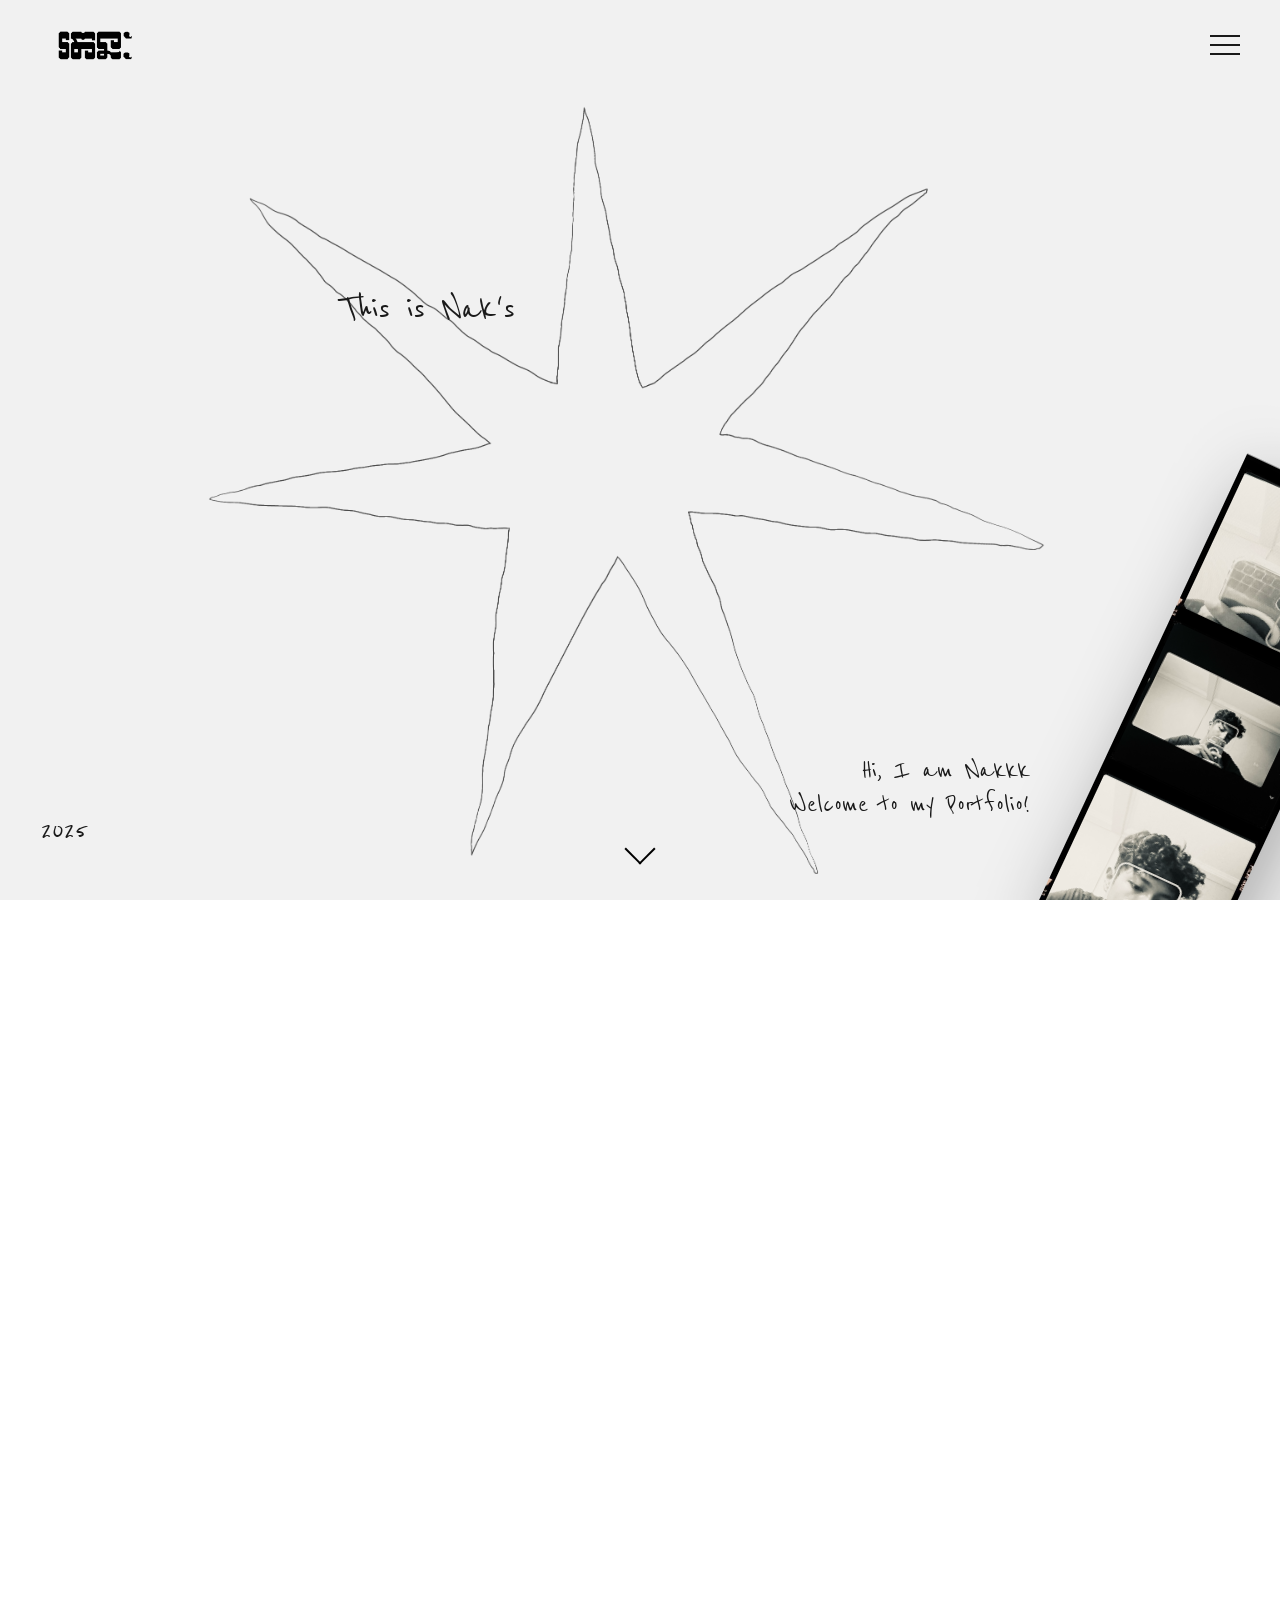
<file: index.html>
<!DOCTYPE html>
<html lang="en">
<head>
    <meta charset="UTF-8">
    <meta name="viewport" content="width=device-width, initial-scale=1.0">
    <title>Nak's Portfolio</title>
    <link rel="icon" type="image/jpeg" href="photo_2026-05-25_22-16-41.jpg">

<script>
    const favicon = document.getElementById('favicon');
    const darkModeMediaQuery = window.matchMedia('(prefers-color-scheme: dark)');

    function handleColorSchemeChange(e) {
        if (e.matches) {
            favicon.href = 'image/IMG_7986.PNG'; // Use white icon in dark mode
        } else {
            favicon.href = 'image/IMG_7985.PNG'; // Use black icon in light mode
        }
    }

    // Run on page load
    handleColorSchemeChange(darkModeMediaQuery);

    // Watch for theme changes while the page is open
    darkModeMediaQuery.addEventListener('change', handleColorSchemeChange);
</script>
    <link rel="stylesheet" href="style.css">
    <link href="https://fonts.googleapis.com/css2?family=Reenie+Beanie&display=swap" rel="stylesheet">
</head>
<body class="work-bg">
<header id="site-header" class="site-header">
    <div class="logo-left">
        <img src="logo/IMG_9260.PNG" alt="Logo">
    </div>

    <nav class="menu-container">
        <input type="checkbox" id="menu-toggle">
        <label for="menu-toggle" class="hamburger">
            <span class="line"></span>
            <span class="line"></span>
            <span class="line"></span>
        </label>
        <div class="menu-overlay">
            <div class="blur-backdrop"></div> 
            <ul class="menu-links">
                <li><a href="work.html">Selected Works</a></li>
                <li><a href="aboutme.html">About Me</a></li>
                <li><a href="milestones.html">Milestones</a></li>
                <li><a href="mailto:bosambathrattanak@gmail.com">Contact</a></li>
            </ul>
        </div>
    </nav>
</header>    
<main class="canvas">
        <img src="image/IMG_7938.PNG" class="star-bg" alt="Star Background">

        <div class="header-group">
            <p class="handwriting intro">Hi, I am Nakkk<br>Welcome to my Portfolio!</p>
<div class="stamp">
    <img src="image/IMG_7949.PNG" alt="Photobooth Strip">
</div>
        </div>

        <div class="branding">
            <div class="portfolio-container">
                <img src="image/IMG_7929.PNG" class="p-variant v1">
                <img src="image/IMG_7930.PNG" class="p-variant v2">
                <img src="image/IMG_7931.PNG" class="p-variant v3">
                <img src="image/IMG_7932.PNG" class="p-variant v4">
                <img src="image/IMG_7928.PNG" class="p-variant v-main">
            </div>
            <p class="handwriting subtitle">This is Nak's</p>
        </div>

        <div class="footer-info">
            <p class="handwriting">2025</p>
        </div>
        <div class="scroll-hint">
        <span class="arrowhead"></span>
    </div>
    </main>

<section class="polaroid-container" style="background-color: #ffffff; padding: 60px 0; overflow: visible;">
    <div class="gallery-header" style="text-align: center; margin-bottom: 40px;">
        <h2 class="handwriting" style="font-size: 3.5rem; color: #1a1a1a;">Selected Works</h2>
    </div>

    <div class="polaroid-section">
        
        <div class="polaroid-card card1">
            <img src="logo/photo_2026-05-24_22-44-55 (6).jpg" alt="Project 1">
            <p>01. First f logo</p>
        </div>

        <div class="polaroid-card card2">
            <img src="logo/photo_2026-05-24_22-44-56 (2).jpg" alt="Project 2">
            <p>02. Second alt f logo</p>
        </div>

        <div class="polaroid-card card3">
            <img src="logo/IMG_5084.JPG" alt="Project 3">
            <p>03. club logo</p>
        </div>

        <div class="polaroid-card card1">
            <img src="image/photo_2026-05-24_22-35-10.jpg" alt="Project 4">
            <p>04. Edit my own self</p>
        </div>

    </div>
</section>

<footer class="rhode-footer">
    <div class="rf-top">
        
        <div class="rf-left">
            <p class="rf-tagline">Join the trajectory to an effortless aesthetic.</p>
            <p class="rf-sub">Glaze your inbox with design updates, photography experiments, & exclusive content from Nak.</p>
            
            <div class="rf-subscribe-box">
                <input type="email" placeholder="Email Address">
                <button>SUBSCRIBE</button>
            </div>
            
            <p class="rf-disclaimer">By signing up, you agree to our Privacy Policy*.</p>
        </div>

        <div class="rf-right">
            <div class="rf-col">
                <h4>NAVIGATE</h4>
                <a href="index.html">Home</a>
                <a href="work.html">Works</a>
                <a href="aboutme.html">About Me</a>
                <a href="milestones.html">Milestones</a>
            </div>
            
            <div class="rf-col">
                <h4>SOCIAL</h4>
                <a href="https://www.instagram.com/ratnnak?igsh=cmZlNnhpODU5MjZ2&utm_source=qr" target="_blank">Instagram</a>
                <a href="https://www.facebook.com/share/14Sbouc1Qez/?mibextid=wwXIfr" target="_blank">Facebook</a>
                <a href="https://www.linkedin.com/in/bo-sambath-rattanak-212337368" target="_blank">LinkedIn</a>
                <a href="https://music.apple.com/profile/bosambathrattanak" target="_blank">Apple Music</a>
            </div>
            
            <div class="rf-col">
                <h4>SUPPORT</h4>
                <p>Based in Phnom Penh,<br>Cambodia.</p>
                <p>Grade 12F (NGS)</p>
                <a href="mailto:bosambathrattanak@gmail.com" style="margin-top: 15px; display: block;">Drop me a note anytime.</a>
                <p class="rf-copyright">© Nak 2026</p>
            </div>
        </div>

    </div>
</footer>
<script src="script.js"></script>

</body>
</html>
</file>
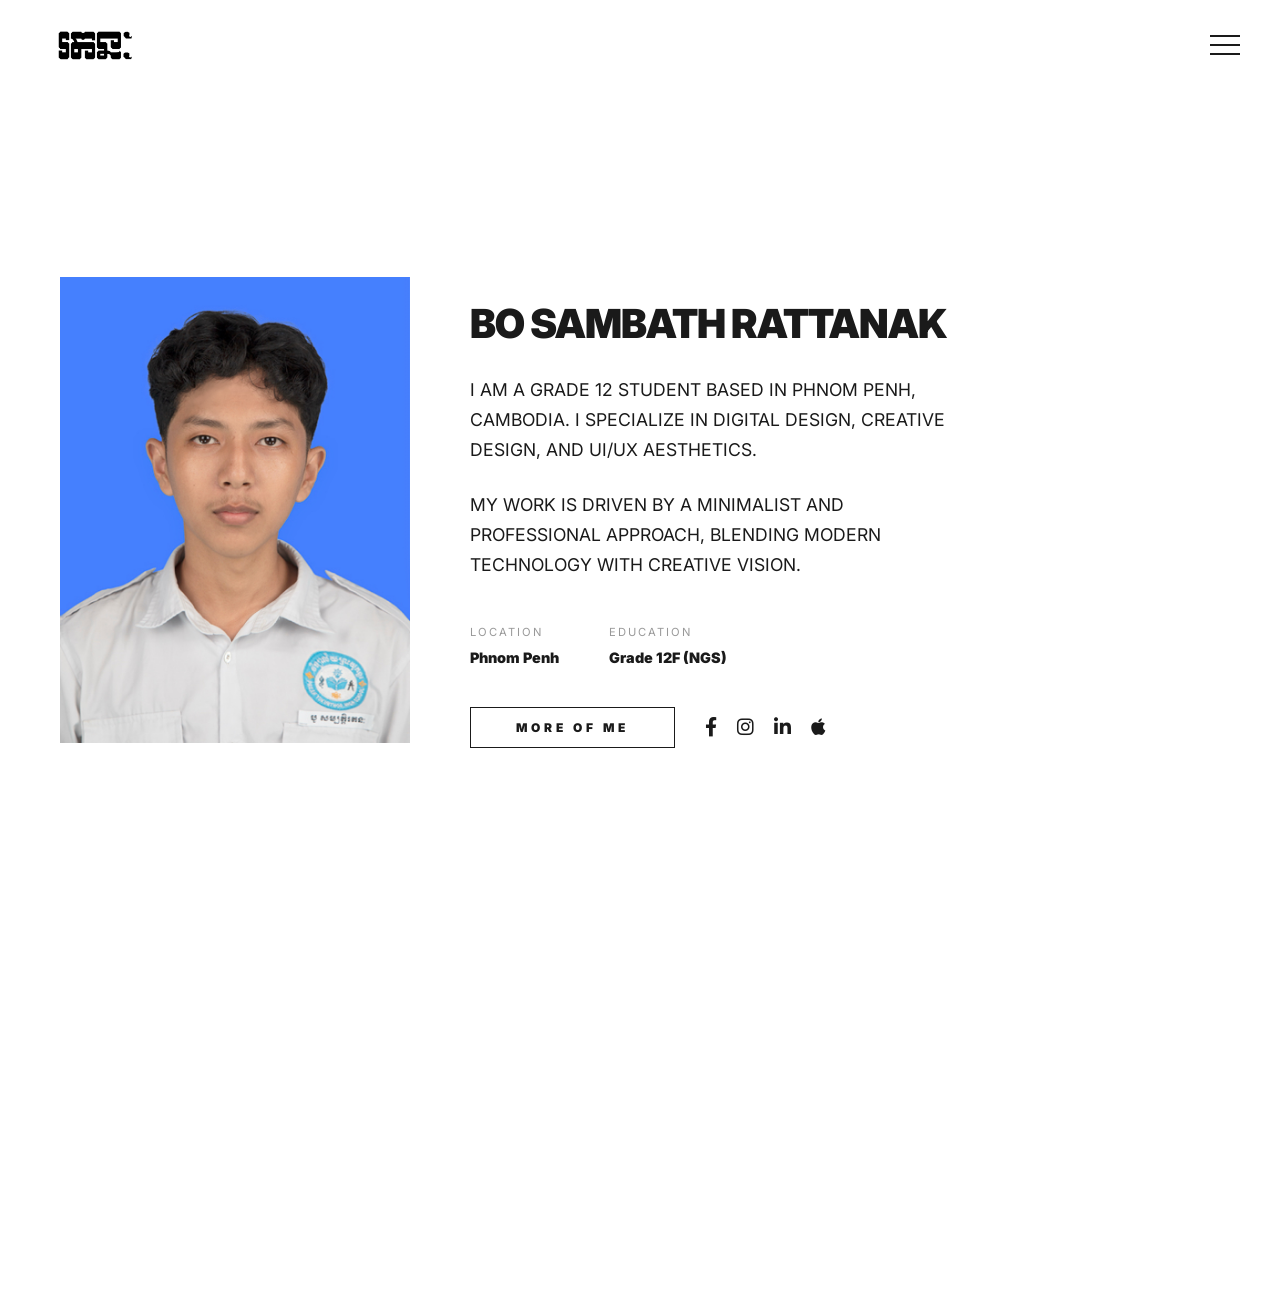
<file: aboutme.html>
<!DOCTYPE html>
<html lang="en">
<head>
    <meta charset="UTF-8">
    <meta name="viewport" content="width=device-width, initial-scale=1.0">
    <title>Get To Know Me | Nak</title>
    <link rel="stylesheet" href="https://cdnjs.cloudflare.com/ajax/libs/font-awesome/6.0.0/css/all.min.css">
    <link rel="stylesheet" href="style.css">
    <link href="https://fonts.googleapis.com/css2?family=Inter:wght@400;900&display=swap" rel="stylesheet">
</head>
<body class="work-bg">
<header id="site-header" class="site-header">
<div class="logo-center">
    <img src="logo/IMG_9260.PNG" alt="Logo">
</div>

<nav class="menu-container">
    <input type="checkbox" id="menu-toggle">
    <label for="menu-toggle" class="hamburger">
        <span class="line"></span>
        <span class="line"></span>
        <span class="line"></span>
    </label>
    <div class="menu-overlay">
        <div class="blur-backdrop"></div> 
        <ul class="menu-links">
            <li><a href="index.html">Home</a></li>
            <li><a href="work.html">Selected Works</a></li>
            <li><a href="milestones.html">Milestones</a></li>
            <li><a href="mailto:bosambathrattanak@gmail.com">Contact</a></li>
        </ul>
    </div>
</nav>
</header>

<main class="about-section">
    <div class="about-container">
        <div class="about-image">
            <img src="image/IMG_9109.JPG" alt="Nak">
        </div>

        <div class="about-content">
            <h1 class="about-title">BO SAMBATH RATTANAK</h1>
            <div class="about-text-block">
                <p>I am a Grade 12 student based in Phnom Penh, Cambodia. I specialize in digital design, creative design, and UI/UX aesthetics.</p>
                <p>My work is driven by a minimalist and professional approach, blending modern technology with creative vision.</p>
            </div>
            
            <div class="info-footer">
                <div class="info-item">
                    <span class="label">LOCATION</span>
                    <span class="value">Phnom Penh</span>
                </div>
                <div class="info-item">
                    <span class="label">EDUCATION</span>
                    <span class="value">Grade 12F (NGS)</span>
                </div>
            </div> <div class="action-group">
                <a href="interests.html" class="btn-view-more">MORE OF ME</a>
                <div class="social-links">
                    <a href="https://www.facebook.com/share/14Sbouc1Qez/?mibextid=wwXIfr" target="_blank"><i class="fab fa-facebook-f"></i></a>
                    <a href="https://www.instagram.com/ratnnak?igsh=cmZlNnhpODU5MjZ2&utm_source=qr" target="_blank"><i class="fab fa-instagram"></i></a>
                    <a href="https://www.linkedin.com/in/bo-sambath-rattanak-212337368?utm_source=share&utm_campaign=share_via&utm_content=profile&utm_medium=ios_app" target="_blank"><i class="fab fa-linkedin-in"></i></a>
                    <a href="https://music.apple.com/profile/bosambathrattanak" target="_blank"><i class="fab fa-apple"></i></a>
                </div>
            </div>
        </div>
    </div>
</main>
</body>
<footer class="rhode-footer">
    <div class="rf-top">
        
        <div class="rf-left">
            <p class="rf-tagline">Join the trajectory to an effortless aesthetic.</p>
            <p class="rf-sub">Glaze your inbox with design updates, photography experiments, & exclusive content from Nak.</p>
            
            <div class="rf-subscribe-box">
                <input type="email" placeholder="Email Address">
                <button>SUBSCRIBE</button>
            </div>
            
            <p class="rf-disclaimer">By signing up, you agree to our Privacy Policy*.</p>
        </div>

        <div class="rf-right">
            <div class="rf-col">
                <h4>NAVIGATE</h4>
                <a href="index.html">Home</a>
                <a href="work.html">Works</a>
                <a href="aboutme.html">About Me</a>
                <a href="milestones.html">Milestones</a>
            </div>
            
            <div class="rf-col">
                <h4>SOCIAL</h4>
                <a href="https://www.instagram.com/ratnnak?igsh=cmZlNnhpODU5MjZ2&utm_source=qr" target="_blank">Instagram</a>
                <a href="https://www.facebook.com/share/14Sbouc1Qez/?mibextid=wwXIfr" target="_blank">Facebook</a>
                <a href="https://www.linkedin.com/in/bo-sambath-rattanak-212337368" target="_blank">LinkedIn</a>
                <a href="https://music.apple.com/profile/bosambathrattanak" target="_blank">Apple Music</a>
            </div>
            
            <div class="rf-col">
                <h4>SUPPORT</h4>
                <p>Based in Phnom Penh,<br>Cambodia.</p>
                <p>Grade 12F (NGS)</p>
                <a href="mailto:bosambathrattanak@gmail.com" style="margin-top: 15px; display: block;">Drop me a note anytime.</a>
                <p class="rf-copyright">© Nak 2026</p>
            </div>
        </div>

    </div>
</footer>
<script src="script.js"></script>
</html>
</file>
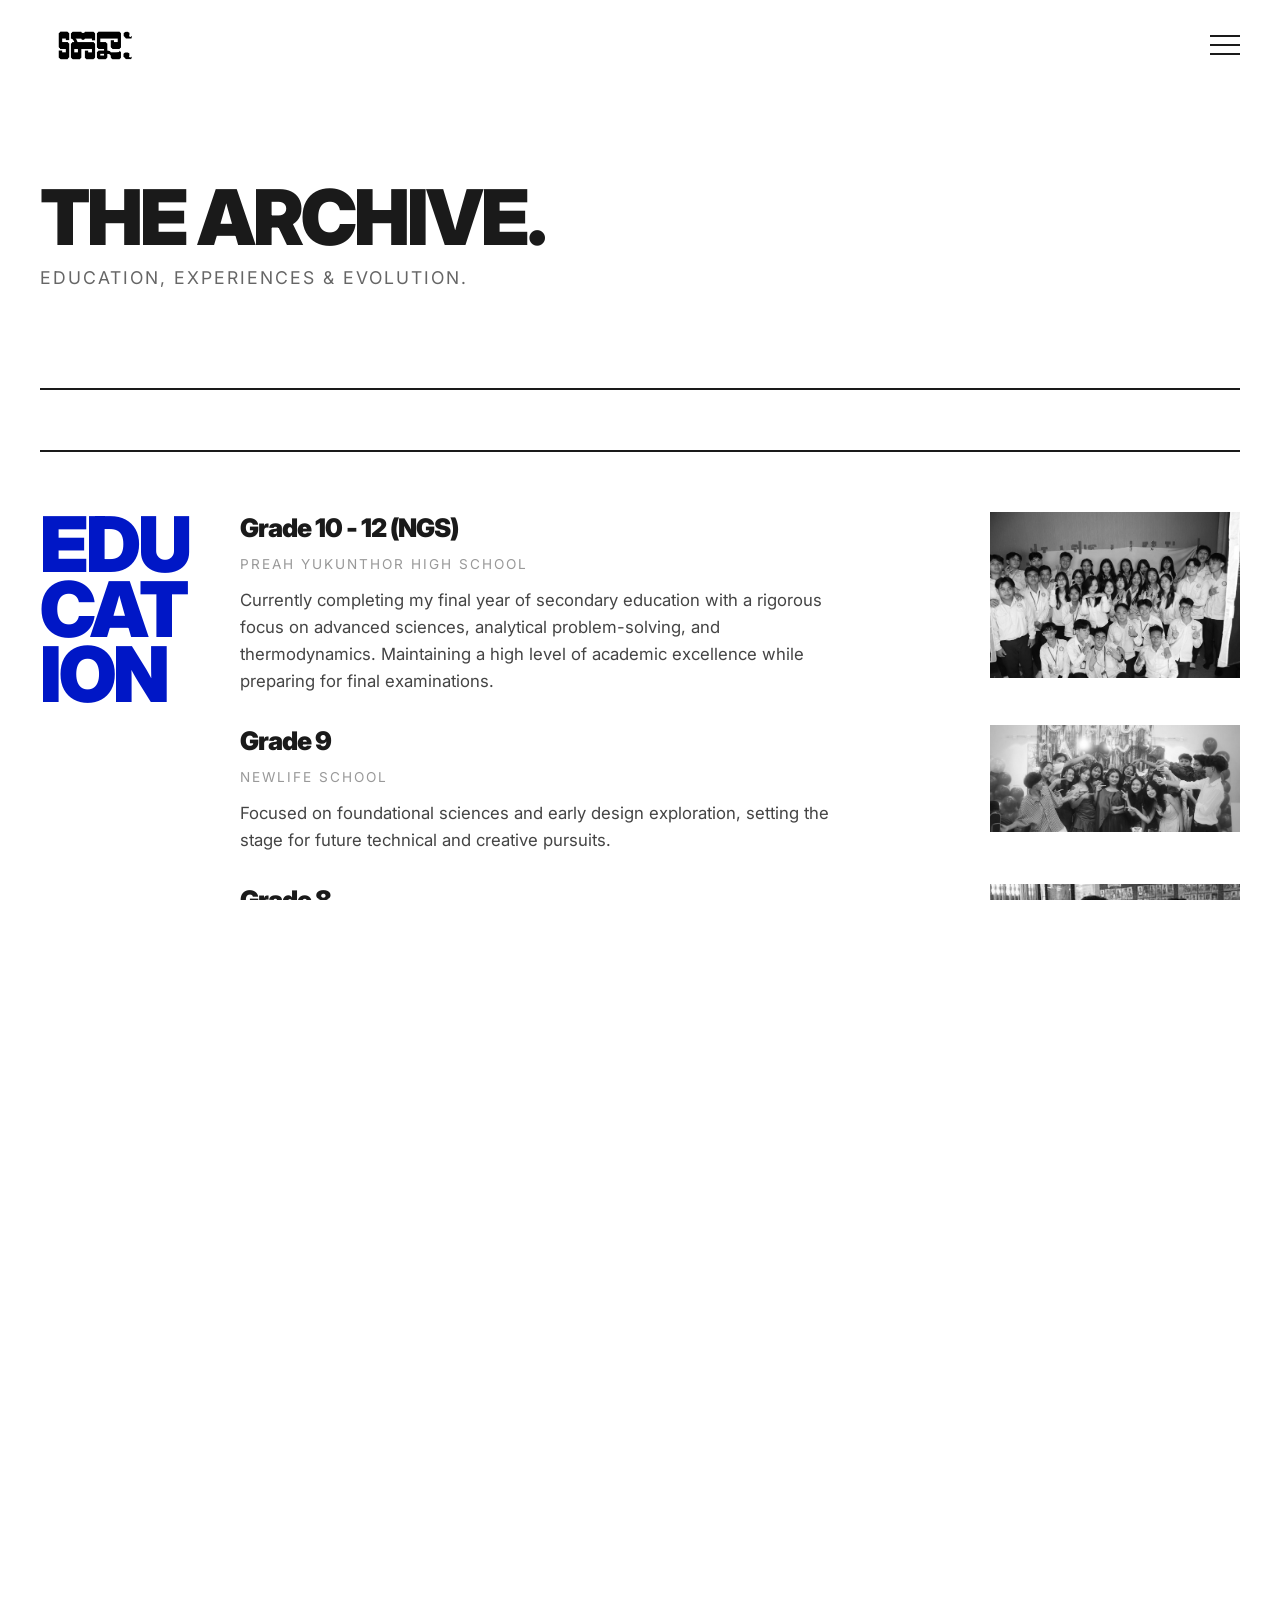
<file: experience.html>
<!DOCTYPE html>
<html lang="en">
<head>
    <meta charset="UTF-8">
    <meta name="viewport" content="width=device-width, initial-scale=1.0">
    <title>Experience & Education | Nak</title>
    <link rel="stylesheet" href="style.css">
    <link href="https://fonts.googleapis.com/css2?family=Inter:wght@400;900&display=swap" rel="stylesheet">
</head>
<body class="work-bg">

<header id="site-header" class="site-header">
<div class="logo-center">
    <img src="logo/IMG_9260.PNG" alt="Logo">
</div>

<nav class="menu-container">
    <input type="checkbox" id="menu-toggle">
    <label for="menu-toggle" class="hamburger">
        <span class="line"></span>
        <span class="line"></span>
        <span class="line"></span>
    </label>
    <div class="menu-overlay">
        <div class="blur-backdrop"></div> 
        <ul class="menu-links">
            <li><a href="index.html">Home</a></li>
            <li><a href="work.html">Selected Works</a></li>
            <li><a href="aboutme.html">About Me</a></li>
            <li><a href="milestones.html">Milestones</a></li>
            <li><a href="mailto:bosambathrattanak@gmail.com">Contact</a></li>
        </ul>
    </div>
</nav>
</header>

<main class="experience-layout">
    <div class="exp-header">
        <h1>THE ARCHIVE.</h1>
        <p>Education, Experiences & Evolution.</p>
    </div>
    
    <div class="exp-timeline">
        
        <div class="exp-section">
<div class="exp-section">
            <div class="exp-label">EDU<br>CAT<br>ION</div>
<div class="exp-content">
            
            <div class="exp-item with-image">
                <div class="exp-text">
                    <h3>Grade 10 - 12 (NGS)</h3>
                    <p class="exp-date">Preah Yukunthor High School</p>
                    <p>Currently completing my final year of secondary education with a rigorous focus on advanced sciences, analytical problem-solving, and thermodynamics. Maintaining a high level of academic excellence while preparing for final examinations.</p>
                </div>
                <div class="exp-image">
                    <img src="image/photo_2026-03-09_13-21-38.jpg" alt="Grade 10-12" class="img-tall">
                </div>
            </div>

            <div class="exp-item with-image">
                <div class="exp-text">
                    <h3>Grade 9</h3>
                    <p class="exp-date">Newlife School</p>
                    <p>Focused on foundational sciences and early design exploration, setting the stage for future technical and creative pursuits.</p>
                </div>
                <div class="exp-image">
                    <img src="image/photo_2026-05-24_21-57-06.jpg" alt="Grade 9" class="img-strip">
                </div>
            </div>

            <div class="exp-item with-image">
                <div class="exp-text">
                    <h3>Grade 8</h3>
                    <p class="exp-date">KCE International School</p>
                    <p>Developed core analytical skills and participated in initial academic competitions that sparked a long-term interest in STEM.</p>
                </div>
                <div class="exp-image">
                    <img src="image/480302419_4061084424168818_7996741828335196495_n.jpg" alt="Grade 8" class="img-strip">
                </div>
            </div>

            <div class="exp-item with-image">
                <div class="exp-text">
                    <h3>Grade 5 - 7</h3>
                    <p class="exp-date">Beltei International School</p>
                    <p>Built a strong academic base with a heavy focus on competitive mathematics, establishing the logical mindset I use in my work today</p>
                </div>
                <div class="exp-image">
                    <img src="image/photo_2026-05-24_21-27-52.jpg" alt="Grade 5-7" class="img-strip">
                </div>
            </div>

            <div class="exp-item with-image">
                <div class="exp-text">
                    <h3>Grade 1 - 4</h3>
                    <p class="exp-date">Smart Kid International School</p>
                    <p>The beginning of my educational journey. Established a strong curiosity for learning and problem-solving.</p>
                </div>
                <div class="exp-image">
                    <img src="image/photo_2026-05-24_21-19-24.jpg" alt="Grade 1-4" class="img-strip">
                </div>
            </div>

                <div class="exp-text">
                    <h3>ACE GEP Programme and IELTS</h3>
                    <p class="exp-date">Australian Centre for Education</p>
                    <p>Completed the highest tier of the General English Program and IELTS, refining advanced communication mechanics, critical text analysis, and professional-grade research capabilities.</p>
                </div>

        </div>
        </div>
        </div>

        <div class="exp-section">
            <div class="exp-label">EX<br>PE<br>RI<br>EN<br>CE</div>
<div class="exp-content">
                
                <div class="exp-item">
                    <h3>Mechanical Volunteer</h3>
                    <p class="exp-date">OXFO Math Competition | 2025</p>
                    <p>Provided technical and mechanical support for event operations, ensuring a seamless and efficient environment for competitive mathematics.</p>
                </div>

                <div class="exp-item">
                    <h3>Math Club Project Builder</h3>
                    <p class="exp-date">Preah Yukunthor High School (NGS) | 2025</p>
                    <p>Collaborated to design and construct a scaled mini-model of the National Museum, integrating precision mathematical scaling with traditional cultural architecture.</p>
                </div>

                <div class="exp-item">
                    <h3>Media Club Member</h3>
                    <p class="exp-date">Preah Yukunthor High School (NGS) | 2025</p>
                    <p>Applied into disgner team, making many poster such as countdown poster for khmer new year 2025 and etc.</p>
                </div>

                <div class="exp-item">
                    <h3>Chemistry Club Member</h3>
                    <p class="exp-date">Preah Yukunthor High School (NGS) | 2025</p>
                    <p>Explored applied chemistry and thermodynamic principles through hands-on lab experiments, including the formulation and synthesis of sugar wax.</p>
                </div>

                <div class="exp-item">
                    <h3>Event Management Volunteer</h3>
                    <p class="exp-date">Shadow Design | 2024</p>
                    <p>Assisted in the operational management and coordination of the 'Shadow Design' event, bridging logistics with creative visual execution.</p>
                </div>

                <div class="exp-item">
                    <h3>Global Camp Participant</h3>
                    <p class="exp-date">IYF World Camp | 2024</p>
                    <p>Engaged in a global youth leadership and cultural exchange event hosted by a Korean organization, focusing on personal development and international networking.</p>
                </div>

                <div class="exp-item">
                    <h3>Math Club Project Builder</h3>
                    <p class="exp-date">Preah Yukunthor High School (NGS) | 2024</p>
                    <p>Applied 3D geometric principles to construct a highly detailed architectural mini-model of a modern Khmer traditional house.</p>
                </div>

                <div class="exp-item">
                    <h3>Khmer Traditional Game Organizer Team</h3>
                    <p class="exp-date">Preah Yukunthor High School (NGS) | 2024</p>
                    <p>Organized and guided students to play the games during the school's Khmer New Year celebration, Making it goes well.</p>
                </div>

                <div class="exp-item">
                    <h3>Robotics Club Member</h3>
                    <p class="exp-date">Preah Yukunthor High School (NGS) | 2024</p>
                    <p>Engineered and programmed a line-following robot, applying practical problem-solving in electronics, mechanics, and logic-based coding.</p>
                </div>

                <div class="exp-item">
                    <h3>Broadcasting Team Volunteer</h3>
                    <p class="exp-date">Newlife Church | 2023</p>
                    <p>Handled technical broadcasting duties, gaining hands-on experience with live media production, lighting tech, and audio-visual operations.</p>
                </div>

                <div class="exp-item">
                    <h3>Trainee</h3>
                    <p class="exp-date">Tech for Kids Academy | 2023</p>
                    <p>Participated in specialized technical training to build foundational skills in technology, digital innovation, and problem-solving.</p>
                </div>

                <div class="exp-item">
                    <h3>Youth Team Leader</h3>
                    <p class="exp-date">Newlife Fellowship | 2023</p>
                    <p>Mentored and led a youth team to victory in a competitive event, developing early leadership, strategic planning, and team-building skills.</p>
                </div>

                <div class="exp-item">
                    <h3>Cultural Exchange Representative</h3>
                    <p class="exp-date">Bashu Secondary School (China) & KCE | 2022</p>
                    <p>Represented the school in an international cultural exchange program, fostering cross-cultural communication and sharing local traditions.</p>
                </div>

                <div class="exp-item">
                    <h3>Event Emcee</h3>
                    <p class="exp-date">KCE International School | 2022</p>
                    <p>Hosted and guided the main program for the school's Khmer New Year celebration, ensuring smooth event flow and active audience engagement.</p>
                </div>
                
            </div>
        </div>

    </div>
</main>
<section class="cert-clean-white-section">
    <div class="cert-clean-header">
        <h2>My Credentials</h2>
        <span>ACHIEVEMENTS & CERTIFICATIONS</span>
    </div>

    <div class="cert-clean-frame">
        <img src="image/photo_2026-05-25_21-15-13.jpg" alt="Certificates Matrix Overview" class="cert-clean-img">
    </div>
</section>

<footer class="rhode-footer">
    <div class="rf-top">
        <div class="rf-left">
            <p class="rf-tagline">Join the trajectory to an effortless aesthetic.</p>
            <p class="rf-sub">Glaze your inbox with design updates, photography experiments, & exclusive content from Nak.</p>
            <div class="rf-subscribe-box">
                <input type="email" placeholder="Email Address">
                <button>SUBSCRIBE</button>
            </div>
        </div>
        <div class="rf-right">
            <div class="rf-col">
                <h4>NAVIGATE</h4>
                <a href="index.html">Home</a>
                <a href="work.html">Works</a>
                <a href="aboutme.html">About Me</a>
                <a href="milestones.html">Milestones</a>
            </div>
            <div class="rf-col">
                <h4>SOCIAL</h4>
                <a href="#">Instagram</a>
                <a href="#">Facebook</a>
                <a href="#">LinkedIn</a>
            </div>
            <div class="rf-col">
                <h4>SUPPORT</h4>
                <p>Based in Phnom Penh,<br>Cambodia.</p>
                <p>Grade 12F (NGS)</p>
            </div>
        </div>
    </div>
</footer>

<script src="script.js"></script>
</body>
</html>
</file>
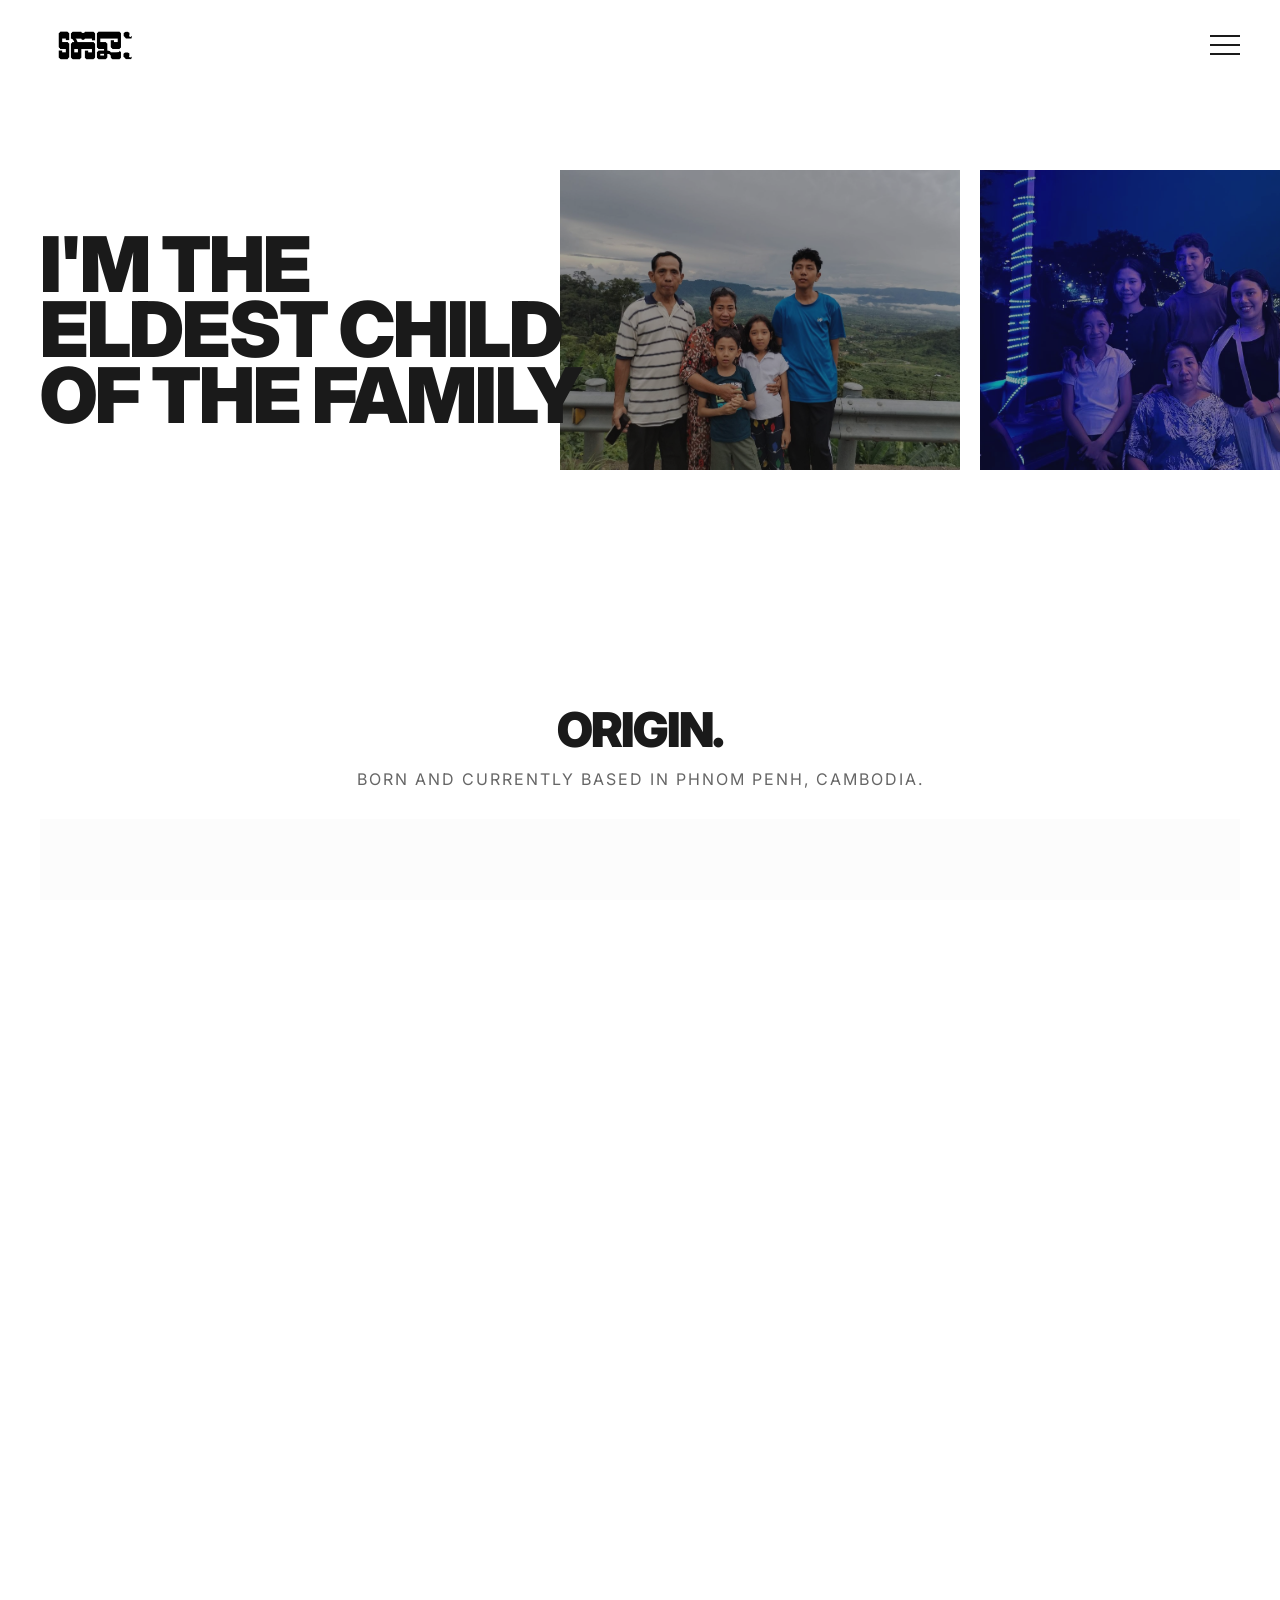
<file: interests.html>
<!DOCTYPE html>
<html lang="en">
<head>
    <meta charset="UTF-8">
    <meta name="viewport" content="width=device-width, initial-scale=1.0">
    <title>My Interests | Nak</title>
    <link rel="stylesheet" href="style.css">
    <link href="https://fonts.googleapis.com/css2?family=Inter:wght@400;900&display=swap" rel="stylesheet">
</head>
<body class="work-bg">

<header id="site-header" class="site-header">
<div class="logo-center">
    <img src="logo/IMG_9260.PNG" alt="Logo">
</div>

<nav class="menu-container">
    <input type="checkbox" id="menu-toggle">
    <label for="menu-toggle" class="hamburger">
        <span class="line"></span>
        <span class="line"></span>
        <span class="line"></span>
    </label>
    <div class="menu-overlay">
        <div class="blur-backdrop"></div> 
        <ul class="menu-links">
            <li><a href="index.html">Home</a></li>
            <li><a href="work.html">Selected Works</a></li>
            <li><a href="milestones.html">Milestones</a></li>
            <li><a href="mailto:bosambathrattanak@gmail.com">Contact</a></li>
        </ul>
    </div>
</nav>
</header>

<main class="interests-layout">
<section class="dynamic-gallery-section">
    <div class="dg-wrapper" id="dg-wrapper">
        
        <div class="dg-text" id="dg-text">
            <h2>I'M THE<br>ELDEST CHILD<br>OF THE FAMILY</h2>
        </div>
        
        <div class="dg-scroll-container" id="dg-scroll">
            
            <div class="dg-spacer"></div>
            
            <div class="dg-item">
                <img src="image/photo_2026-05-24_19-03-38.jpg" alt="Family 1">
            </div>
            
            <div class="dg-item">
                <img src="image/photo_2026-05-24_19-03-29.jpg" alt="Family 2"> 
            </div>
            
            <div class="dg-item">
                <img src="image/photo_2026-05-24_19-03-42.jpg" alt="Family 3">
            </div>
            
        </div>
    </div>
</section>


<section class="origin-section">
    <div class="origin-header">
        <h2>ORIGIN.</h2>
        <p>Born and currently based in Phnom Penh, Cambodia.</p>
    </div>
    
    <div class="map-container">
<iframe 
    src="https://maps.google.com/maps?q=Phnom%20Penh,%20Cambodia&t=&z=12&ie=UTF8&iwloc=&output=embed" 
    style="border:0; width: 100%; height: 100%;" 
    allowfullscreen="" 
    loading="lazy" 
    referrerpolicy="no-referrer-when-downgrade">
</iframe>
    </div>
</section>

<section class="music-section">
    <div class="music-header">
        <h2>MUSIC IS LIFE.</h2>
        <p>These are the music I listen to everyday.</p>
    </div>
    
    <div class="music-grid">
        <a href="https://open.spotify.com/album/3euz4vS7ezKGnNSwgyvKcd?si=WLJ_MHbDTgCdhhQUu7F5PQ" target="_blank" class="music-item">
            <img src="music/IMG_9209.JPG" alt="Ariana Grande - Positions">
        </a>
        
        <a href="https://open.spotify.com/album/4czdORdCWP9umpbhFXK2fW?si=m6fEdAswRhai1ETG0CEOnQ" target="_blank" class="music-item">
            <img src="music/IMG_9211.JPG" alt="Drake - For All The Dogs">
        </a>
        
        <a href="https://open.spotify.com/album/0Ydm84ftyiWRGOIFkdl30L?si=8yyNlYzSR_CwhEoPQMgp5Q" target="_blank" class="music-item">
            <img src="music/IMG_9210.JPG" alt="Laufey - Everything I Know About Love">
        </a>
        
        <a href="https://open.spotify.com/album/2ANVost0y2y52ema1E9xAZ?si=sXVIqtyVTJWVsY3d8KhoLQ" target="_blank" class="music-item">
            <img src="music/IMG_9212.JPG" alt="Michael Jackson - Thriller">
        </a>
        
        <a href="https://open.spotify.com/album/3uSWaQxJAdm5MWKQkQJNoK?si=VURZP2eMSe2ks7_GmIdhzw" target="_blank" class="music-item">
            <img src="music/IMG_9215.JPG" alt="Sade - The Best of Sade">
        </a>
        
        <a href="https://open.spotify.com/album/07w0rG5TETcyihsEIZR3qG?si=9A1W3t6ATqelgjMq4E_u8w" target="_blank" class="music-item">
            <img src="music/IMG_9216.JPG" alt="SZA - SOS">
        </a>
        
        <a href="https://open.spotify.com/album/5DfKDonIvNlxlzA4ORIOFm?si=gSTsFKabSLivChG5D5Sq3w" target="_blank" class="music-item">
            <img src="music/IMG_9213.JPG" alt="Keshi - Requiem">
        </a>

        <a href="https://open.spotify.com/album/3mH6qwIy9crq0I9YQbOuDf?si=7u-QHHhwTAu2SXFfNl_OcA" target="_blank" class="music-item">
            <img src="music/IMG_9217.JPG" alt="Frank Ocean - Blonde">
        </a>
    </div>
</section>

</main>

<footer class="rhode-footer">
    <div class="rf-top">
        <div class="rf-left">
            <p class="rf-tagline">Join the trajectory to an effortless aesthetic.</p>
            <p class="rf-sub">Glaze your inbox with design updates, photography experiments, & exclusive content from Nak.</p>
            <div class="rf-subscribe-box">
                <input type="email" placeholder="Email Address">
                <button>SUBSCRIBE</button>
            </div>
            <p class="rf-disclaimer">By signing up, you agree to our Privacy Policy*.</p>
        </div>

        <div class="rf-right">
            <div class="rf-col">
                <h4>NAVIGATE</h4>
                <a href="index.html">Home</a>
                <a href="work.html">Works</a>
                <a href="aboutme.html">About Me</a>
                <a href="milestones.html">Milestones</a>
            </div>
            <div class="rf-col">
                <h4>SOCIAL</h4>
                <a href="https://www.instagram.com/ratnnak?igsh=cmZlNnhpODU5MjZ2&utm_source=qr" target="_blank">Instagram</a>
                <a href="https://www.facebook.com/share/14Sbouc1Qez/?mibextid=wwXIfr" target="_blank">Facebook</a>
                <a href="https://www.linkedin.com/in/bo-sambath-rattanak-212337368" target="_blank">LinkedIn</a>
                <a href="https://music.apple.com/profile/bosambathrattanak" target="_blank">Apple Music</a>
            </div>
            <div class="rf-col">
                <h4>SUPPORT</h4>
                <p>Based in Phnom Penh,<br>Cambodia.</p>
                <p>Grade 12F (NGS)</p>
                <a href="mailto:bosambathrattanak@gmail.com" style="margin-top: 15px; display: block;">Drop me a note anytime.</a>
                <p class="rf-copyright">© Nak 2026</p>
            </div>
        </div>
    </div>
</footer>

<script src="script.js"></script>
</body>
</html>
</file>
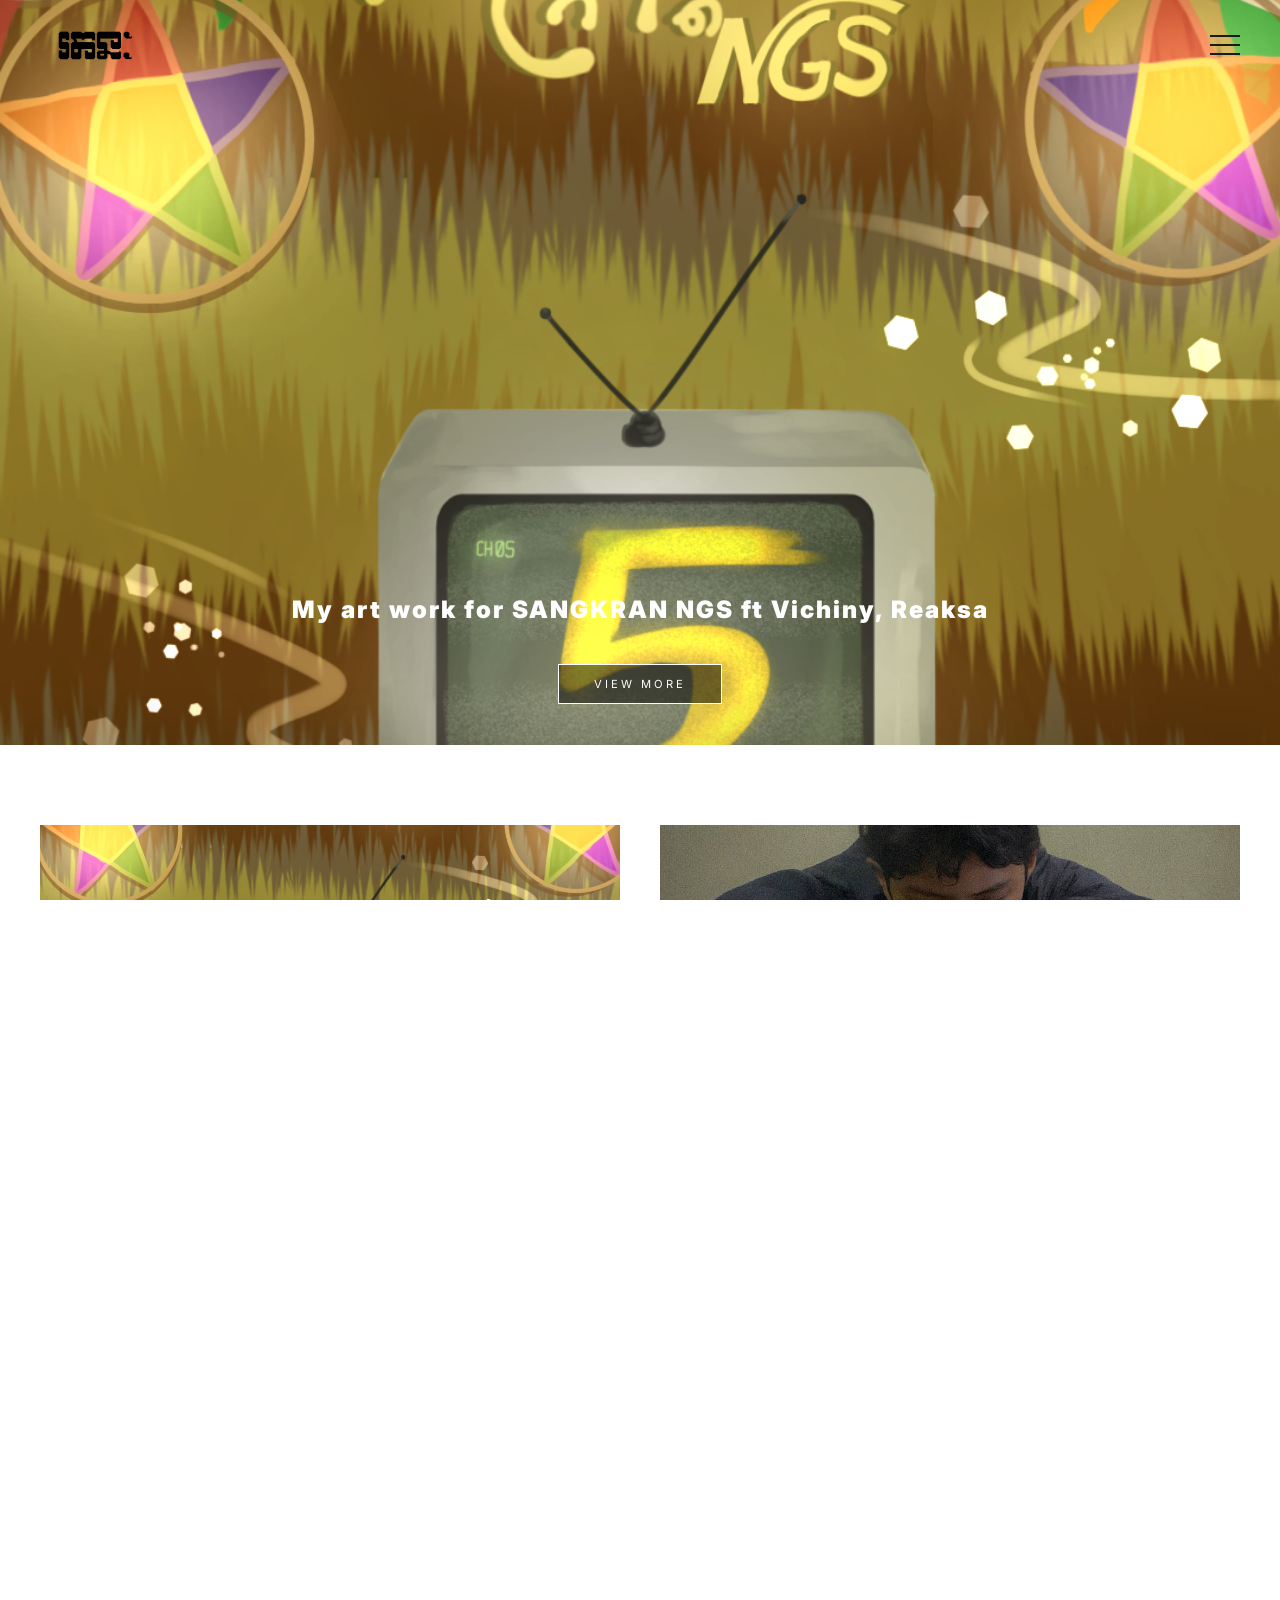
<file: work.html>
<html lang="en">
<head>
    <meta charset="UTF-8">
    <meta name="viewport" content="width=device-width, initial-scale=1.0">
    <title>Nak Portfolio | Works</title>
    <link rel="stylesheet" href="style.css">
    <link href="https://fonts.googleapis.com/css2?family=Inter:wght@400;900&display=swap" rel="stylesheet">
</head>
<body class="work-bg">

<header id="site-header" class="site-header">
<div class="logo-center">
    <img src="logo/IMG_9260.PNG" alt="Logo">
</div>

<nav class="menu-container">
    <input type="checkbox" id="menu-toggle">
    <label for="menu-toggle" class="hamburger">
        <span class="line"></span>
        <span class="line"></span>
        <span class="line"></span>
    </label>
    <div class="menu-overlay">
        <div class="blur-backdrop"></div> 
        <ul class="menu-links">
            <li><a href="index.html">Home</a></li>
            <li><a href="aboutme.html">About Me</a></li>
            <li><a href="milestones.html">Milestones</a></li>
            <li><a href="mailto:bosambathrattanak@gmail.com">Contact</a></li>
        </ul>
    </div>
</nav>
</header>

    <main class="work-layout">
    <section class="main-feature">
        <img src="image/IMG_7988.PNG" alt="Feature">
        <div class="feature-text">
            <h1>My art work for SANGKRAN NGS ft Vichiny, Reaksa</h1>
            <a href="details.html?project=SANGKRAN" class="btn-more">VIEW MORE</a>
        </div>
    </section>


<section class="work-grid-clean">
    <div class="work-item-new">
        <a href="details.html?project=SANGKRAN" class="work-link">
            <div class="img-box"><img src="image/IMG_7988.PNG"></div>
            <h3>My art work for SANGKRAN NGS ft Vichiny, Reaksa</h3>
            <span class="work-date">2025</span>
        </a>
    </div>

    <div class="work-item-new">
        <a href="details.html?project=Edits" class="work-link">
            <div class="img-box"><img src="image/photo_2026-05-24_22-35-10.jpg"></div>
            <h3>Photoshoots & Edits for family business</h3>
            <span class="work-date">2025</span>
        </a>
    </div>

<div class="work-item-new">
        <a href="details.html?project=Logos" class="work-link">
            <div class="img-box"><img src="logo/photo_2026-05-24_22-53-52.jpg"></div>
            <h3>Logos making</h3>
            <span class="work-date">2025-2026</span>
        </a>
    </div>

    <div class="work-item-new">
        <a href="details.html?project=furst" class="work-link">
            <div class="img-box"><img src="logo/Copy_of_Copy_of_Copy_of_Copy_of_Copy_of_McLaren_M23_20240627_214324.png"></div>
            <h3>Fur'st project</h3>
            <span class="work-date">2024</span>
        </a>
    </div>

    <div class="work-item-new">
        <a href="details.html?project=web" class="work-link">
            <div class="img-box"><img src="image/Screenshot 2026-05-25 174049.png"></div>
            <h3>Website from grade 10 and 11</h3>
            <span class="work-date">2024-2025</span>
        </a>
    </div>
</section>
    </main>

</body>
<footer class="rhode-footer">
    <div class="rf-top">
        
        <div class="rf-left">
            <p class="rf-tagline">Join the trajectory to an effortless aesthetic.</p>
            <p class="rf-sub">Glaze your inbox with design updates, photography experiments, & exclusive content from Nak.</p>
            
            <div class="rf-subscribe-box">
                <input type="email" placeholder="Email Address">
                <button>SUBSCRIBE</button>
            </div>
            
            <p class="rf-disclaimer">By signing up, you agree to our Privacy Policy*.</p>
        </div>

        <div class="rf-right">
            <div class="rf-col">
                <h4>NAVIGATE</h4>
                <a href="index.html">Home</a>
                <a href="work.html">Works</a>
                <a href="aboutme.html">About Me</a>
                <a href="milestones.html">Milestones</a>
            </div>
            
            <div class="rf-col">
                <h4>SOCIAL</h4>
                <a href="https://www.instagram.com/ratnnak?igsh=cmZlNnhpODU5MjZ2&utm_source=qr" target="_blank">Instagram</a>
                <a href="https://www.facebook.com/share/14Sbouc1Qez/?mibextid=wwXIfr" target="_blank">Facebook</a>
                <a href="https://www.linkedin.com/in/bo-sambath-rattanak-212337368" target="_blank">LinkedIn</a>
                <a href="https://music.apple.com/profile/bosambathrattanak" target="_blank">Apple Music</a>
            </div>
            
            <div class="rf-col">
                <h4>SUPPORT</h4>
                <p>Based in Phnom Penh,<br>Cambodia.</p>
                <p>Grade 12F (NGS)</p>
                <a href="mailto:bosambathrattanak@gmail.com" style="margin-top: 15px; display: block;">Drop me a note anytime.</a>
                <p class="rf-copyright">© Nak 2026</p>
            </div>
        </div>

    </div>
</footer>
<script src="script.js"></script>
</html>
</file>
<file: style.css>
:root {
    --paper: #f1f1f1;
    --ink: #1a1a1a;
    --total-time: 7.5s; 
}

/* 1. GLOBAL SETTINGS - Connecting Texture */
html {
    scroll-snap-type: none !important;
    scroll-behavior: smooth;
    overflow-x: hidden;
}

body {
    margin: 0;
    padding: 0;
    /* The base of the whole site is now pure white */
    background-color: #ffffff; 
    overflow-x: hidden;
}

/* 2. HERO SECTION */
.canvas {
    position: relative;
    width: 100vw;
    height: 100vh;
    display: flex;
    justify-content: center;
    align-items: center;
    /* THE FIX: Texture is now PART of the first section */
    background-color: var(--paper);
    background-image: url("https://www.transparenttextures.com/patterns/felt.png");
    
    /* Ensure this section stays below the work gallery when scrolling */
    z-index: 1;
}

/* Star Background - Centered in the middle */
.star-bg {
    position: absolute;
    top: 50%; 
    left: 50%;
    transform: translate(-50%, -50%);
    width: 100%;
    max-width: 900px;
    opacity: 0.8;
    mix-blend-mode: multiply;
    z-index: 1;
    animation: starToggle 2s steps(2) infinite;
}

@keyframes starToggle {
    0% { transform: translate(-50%, -50%) rotate(0deg) scale(1); }
    100% { transform: translate(-50%, -50%) rotate(15deg) scale(1.03); }
}

/* 3. BRANDING - High Up & Left-Aligned */
.branding {
    position: absolute;
    top: 25%; /* Balanced high position */
    left: 50%;
    transform: translate(-50%, -50%);
    z-index: 10;
    display: flex;
    flex-direction: column;
    align-items: flex-start; /* Aligns both image and subtitle to the left */
}

.portfolio-container {
    position: relative;
    width: 600px;
    height: 180px; 
}

.p-variant {
    position: absolute;
    top: 0;
    left: 0;
    width: 100%;
    height: auto;
    opacity: 0;
    mix-blend-mode: multiply;
    animation: cycle var(--total-time) infinite;
}

/* Animation Keyframes (IMG_7929 to IMG_7932, pause on IMG_7928) */
.v1 { animation-name: frame1; }
.v2 { animation-name: frame2; }
.v3 { animation-name: frame3; }
.v4 { animation-name: frame4; }
.v-main { animation-name: frameMain; }

@keyframes frame1 { 0%, 6.6% { opacity: 1; } 6.7%, 100% { opacity: 0; } }
@keyframes frame2 { 0%, 6.6% { opacity: 0; } 6.7%, 13.3% { opacity: 1; } 13.4%, 100% { opacity: 0; } }
@keyframes frame3 { 0%, 13.3% { opacity: 0; } 13.4%, 20% { opacity: 1; } 20.1%, 100% { opacity: 0; } }
@keyframes frame4 { 0%, 20% { opacity: 0; } 20.1%, 26.6% { opacity: 1; } 26.7%, 100% { opacity: 0; } }
@keyframes frameMain { 0%, 26.6% { opacity: 0; } 26.7%, 100% { opacity: 1; } }

/* Graphic Design Subtitle - Tucked Left Bottom */
.subtitle { 
    margin-top: 40px; 
    margin-left: 0; /* Aligned exactly with left edge of image */
    font-size: 1.5rem; 
    align-self: flex-start;
}

.handwriting {
    font-family: 'Reenie Beanie', cursive;
    color: var(--ink);
    font-size: 2rem;
}

/* 4. SIGNATURE SECTION - Bottom Right */
/* 4. SIGNATURE SECTION - Tucked into Bottom Right Corner */
.header-group {
    position: absolute;
    bottom: -20px; /* Tucks it slightly off-edge for a natural 'overflow' look */
    right: -20px;  /* Tucks it slightly off-edge */
    display: flex;
    flex-direction: row; 
    align-items: flex-end; /* Moves the text to the bottom of the photo area */
    justify-content: flex-end;
    gap: 100px; /* Space between the text and the strip */
    z-index: 25;
}

.intro {
    text-align: right;
    margin: 0 0 100px 0; /* Adds a bit of bottom margin so text doesn't hit the screen edge */
    line-height: 1.1;
    font-size: 1.9rem;
    color: var(--ink);
    white-space: nowrap; 
    flex-shrink: 0;
}

.stamp {
    /* SIZE: Large size */
    width: 180px; 
    height: 550px; 
    
    /* NO ADJUSTMENTS: Transparent and no padding */
    background: transparent;
    padding: 0;
    
    /* ROTATION: 45 Degrees */
    transform: rotate(25deg); 
    margin-bottom: -80px;
    margin-right: -10px;
    /* DROP SHADOW: Deep and sharp */
    filter: drop-shadow(15px 15px 35px rgba(0,0,0,0.3));
    
    /* DISABLE STAMP MASK */
    -webkit-mask-image: none !important;
    mask-image: none !important;
    
    flex-shrink: 0;
}

.stamp img {
    width: 100%;
    height: 100%;
    object-fit: cover;
    display: block;
}

/* Mobile Fix */
@media (max-width: 768px) {
    .header-group {
        right: -10px;
        bottom: -10px;
        transform: scale(0.6);
        transform-origin: bottom right;
    }
}
/* 5. WORK GALLERY (The scroll-down section) */
/* 5. WORK GALLERY - Responsive & Contained */
.work-gallery {
    min-height: 100vh;
    padding: 60px 15px; /* Smaller side padding for mobile */
    background-color: #ffffff;
    position: relative;
    z-index: 20;
    scroll-snap-align: start;
    scroll-snap-stop: always;
    overflow-x: hidden; /* This kills the horizontal scroll bug */
}

.grid {
    display: grid;
    /* Changed 300px to 250px so it fits smaller phones */
    grid-template-columns: repeat(auto-fit, minmax(250px, 1fr));
    gap: 30px; /* Smaller gap for mobile */
    max-width: 1100px;
    margin: 0 auto;
}

.item {
    width: 100%;
    display: flex;
    justify-content: center;
}

.polaroid {
    background: white;
    padding: 12px 12px 35px 12px;
    box-shadow: 0 8px 25px rgba(0,0,0,0.06);
    transition: transform 0.4s ease;
    border: 1px solid #eee;
    
    /* Crucial: Prevents the box from growing wider than the screen */
    width: 100%;
    max-width: 320px; 
}

.polaroid img {
    width: 100%;
    height: auto;
    display: block;
}

/* Subtle rotation that is safe for mobile edges */
.item:nth-child(odd) .polaroid { transform: rotate(-1.5deg); }
.item:nth-child(even) .polaroid { transform: rotate(1.5deg); }

.polaroid:hover {
    transform: rotate(0deg) scale(1.03) !important;
    z-index: 10;
}

/* Adjustments for desktop */
@media (min-width: 768px) {
    .grid { gap: 60px; }
    .item:nth-child(even) .polaroid { margin-top: 40px; }
}

/* 6. RESPONSIVE DESIGN */
@media (max-width: 768px) {
    .portfolio-container { width: 300px; height: 100px; }
    .header-group { 
        bottom: 30px; 
        right: 30px; 
        transform: scale(0.75); 
        transform-origin: bottom right; 
    }
    .branding { top: 30%; }
    .subtitle { font-size: 1.8rem; margin-top: -5px; }
}

/* --- MENU CONTAINER & HIDE CHECKBOX --- */
.menu-container {
    position: fixed;
    top: 40px;
    right: 40px;
    z-index: 2000;
}

#menu-toggle {
    display: none;
}

/* --- CLEAN NORMAL ICON --- */
.hamburger {
    width: 30px; 
    height: 20px;
    display: flex;
    flex-direction: column;
    justify-content: space-between;
    cursor: pointer;
    position: relative;
    z-index: 3100;
}

.line {
    width: 100%;
    height: 2px; /* Standard thin line */
    background-color: var(--ink); /* #1a1a1a */
    border-radius: 0; /* REMOVES THE HAND-DRAWN LOOK - PERFECTLY STRAIGHT */
    transition: transform 0.3s ease-in-out, opacity 0.2s ease;
}

/* Ensure all lines are 100% width (no sketch variance) */
.line:nth-child(2) {
    width: 100%;
    align-self: stretch;
}

/* --- PERFECT X ANIMATION --- */
#menu-toggle:checked + .hamburger .line:nth-child(1) {
    transform: translateY(9px) rotate(45deg);
}

#menu-toggle:checked + .hamburger .line:nth-child(2) {
    opacity: 0;
}

#menu-toggle:checked + .hamburger .line:nth-child(3) {
    transform: translateY(-9px) rotate(-45deg);
}

/* 1. MAIN OVERLAY CONTAINER */
.menu-overlay {
    position: fixed;
    top: 0;
    left: 0;
    width: 100vw;
    height: 100vh;
    display: flex;
    justify-content: center;
    align-items: center;
    z-index: 2050;
    
    /* Hide it completely when closed */
    visibility: hidden;
    pointer-events: none;
    transition: visibility 0.6s;
}

/* When the checkbox is checked, make it active */
#menu-toggle:checked ~ .menu-overlay {
    visibility: visible;
    pointer-events: auto;
}

/* 2. THE BLUR BACKDROP (Fade ONLY - No Movement) */
.blur-backdrop {
    position: absolute;
    top: 0;
    left: 0;
    width: 100%;
    height: 100%;
    background-color: rgba(255, 255, 255, 0.281);
    
    /* The Blur */
    backdrop-filter: blur(25px) saturate(120%);
    -webkit-backdrop-filter: blur(25px) saturate(120%);
    
    /* SMOOTH FADE */
    opacity: 0;
    transition: opacity 0.6s ease;
    z-index: -1;
}

/* Fades the blur in place when the menu opens */
#menu-toggle:checked ~ .menu-overlay .blur-backdrop {
    opacity: 1;
}

/* 3. THE NAVIGATION LINKS (Smooth Slide Down) */
.menu-links {
    list-style: none;
    text-align: center;
    padding: 0;
    font-family: 'Helvetica', 'Arial', sans-serif;
    
    /* START: Hidden above and invisible */
    opacity: 0;
    transform: translateY(-80px); /* Adjust this for how far it drops */
    
    /* GPU-ACCELERATED ANIMATION */
    transition: transform 0.6s cubic-bezier(0.23, 1, 0.32, 1), opacity 0.5s ease;
}

/* SLIDE DOWN: When menu opens */
#menu-toggle:checked ~ .menu-overlay .menu-links {
    opacity: 1;
    transform: translateY(0);
}

/* 4. LINK HOVER STYLES (Normal weight, Black box) */
.menu-links a {
    text-decoration: none;
    color: var(--ink);
    font-size: 2.2rem;
    font-weight: 400; 
    padding: 10px 40px;
    display: inline-block;
    transition: background-color 0.3s ease, color 0.3s ease;
}

.menu-links a:hover {
    color: #ffffff;
    background-color: #000000;
}

/* --- OPTIONAL: Adjust handwriting subtitle lower --- */
.subtitle { 
    margin-top: 25px; /* Adjust this number to move "graphic design" lower */
    margin-left: 0;
    font-size: 2.5rem; 
    align-self: flex-start;
}

/* --- 1. THE MAGNETIC PULL --- */
html {
    /* This creates the "magnet" feel when you start scrolling */
    scroll-snap-type: y mandatory;
    scroll-behavior: smooth;
}

/* --- 2. THE ARROWHEAD HINT --- */
.scroll-hint {
    position: absolute;
    bottom: 30px;
    left: 50%;
    transform: translateX(-50%);
    display: flex;
    flex-direction: column;
    align-items: center;
    z-index: 15;
    animation: bounce 2s infinite;
}

.arrowhead {
    width: 20px;
    height: 20px;
    /* Creating a clean 'V' shape using borders */
    border-right: 2px solid var(--ink);
    border-bottom: 2px solid var(--ink);
    transform: rotate(45deg);
}

/* Subtle floating animation */
@keyframes bounce {
    0%, 20%, 50%, 80%, 100% { transform: translateX(-50%) translateY(0); }
    40% { transform: translateX(-50%) translateY(-10px); }
    60% { transform: translateX(-50%) translateY(-5px); }
}

/* --- 3. OPTIONAL: FADE OUT ARROW ON SCROLL --- */
/* (This makes the arrow disappear as soon as you leave the first section) */
.canvas {
    overflow: visible;
}

/* --- 1. THE HEAVY FORCE PULL --- */
html, body {
    height: 100%;
    margin: 0;
    padding: 0;
    /* Force the snap to be mandatory and strictly vertical */
    overflow-y: scroll;
    overflow-x: hidden;
}

.canvas, .work-gallery {
    height: 100vh;
    width: 100vw;
    /* Each section locks to the top of the screen */

    position: relative;
}

.scroll-hint {
    position: absolute; /* or fixed if you want it to stay until it fades */
    bottom: 40px;
    left: 50%;
    /* This ensures the JS transition looks smooth */
    transition: opacity 0.1s linear; 
    z-index: 100;
}

.arrowhead {
    display: block;
    width: 20px;
    height: 20px;
    border-right: 2px solid #000000;
    border-bottom: 2px solid #000000;
    transform: rotate(45deg);
    /* Keep your bounce animation here if you want it */
}

/* 5. WORK GALLERY (The scroll-down section) */
.work-gallery {
    min-height: 100vh;
    padding: 100px 5%;
    
    /* Change background to solid white */
    background-color: #ffffff; 
    
    /* Ensure it sits above the hero section during the pull */
    position: relative;
    z-index: 20;

}

/* --- MENU BUTTONS: 2PX THICKNESS --- */
.menu-links li {
    margin: 18px 0; /* Slightly more vertical breathing room */
}

.menu-links a {
    text-decoration: none;
    color: var(--ink);
    font-size: 1.8rem;
    font-weight: 400;
    
    /* Force Equal Size */
    width: 280px;      
    display: block;    
    margin: 0 auto;    
    padding: 14px 0;   
    text-align: center;
    
    /* THE OUTLINE: "Not too thick" 2px */
    border: 2px solid var(--ink); 
    background-color: transparent;
    
    /* Smooth Transition */
    transition: all 0.3s cubic-bezier(0.4, 0, 0.2, 1);
}

/* --- HOVER STATE --- */
.menu-links a:hover {
    color: #ffffff;
    background-color: var(--ink);
    /* Keeps the 2px border but changes the fill */
    transform: translateY(-3px); 
    box-shadow: 0 6px 15px rgba(0, 0, 0, 0.1);
}

.footer-info {
    position: absolute; /* This ignores the 'center' command of the parent */
    bottom: 20px;       /* Distance from the bottom */
    left: 40px;         /* Distance from the left */
    z-index: 15;        /* Ensures it stays above the star background */
    margin: 0;          /* Removes default paragraph spacing */
}

/* --- CLEAN WORK PAGE OVERRIDES --- */
.work-bg {
    background: #fff !important;
    font-family: 'Inter', sans-serif;
}

.work-layout {
    padding-top: 100px; /* Space for Nav */
}

/* THE BIG HERO */
.main-feature {
    width: 100%;
    height: 85vh;
    background: #000;
    position: relative;
    margin-bottom: 80px;
}

.main-feature img {
    width: 100%;
    height: 100%;
    object-fit: cover;
}

.feature-text {
    position: absolute;
    bottom: 8%;
    width: 100%;
    text-align: center;
    color: #fff;
}

.feature-text h1 {
    font-size: 1.5rem;
    font-weight: 900;
    letter-spacing: 2px;
}

.btn-more {
    display: inline-block;
    margin-top: 20px;
    padding: 12px 35px;
    border: 1px solid #fff;
    color: #fff;
    text-decoration: none;
    font-size: 0.7rem;
    letter-spacing: 3px;
    background: rgba(0,0,0,0.5);
}

/* THE 2-COLUMN GRID (THE SQUASH FIX) */
.work-grid-clean {
    display: grid;
    grid-template-columns: 1fr 1fr;
    gap: 60px 40px; /* Spacing between rows and columns */
    padding: 0 40px 100px;
    max-width: 1600px;
    margin: 0 auto;
}

.work-item-new .img-box {
    width: 100%;
    overflow: hidden;
    margin-bottom: 25px;
}

.work-item-new img {
    width: 100%;
    height: auto;
    display: block;
    transition: transform 0.6s ease;
}

.work-item-new:hover img {
    transform: scale(1.03);
}

.work-item-new h3 {
    font-size: 1.1rem;
    font-weight: 900;
    margin: 0 0 8px 0;
    line-height: 1.3;
}

.work-date {
    font-size: 0.75rem;
    color: #999;
    letter-spacing: 2px;
}

/* Mobile Fix */
@media (max-width: 800px) {
    .work-grid-clean { grid-template-columns: 1fr; padding: 0 20px; }
    .main-feature { height: 60vh; }
}

/* --- THE ULTIMATE BLEND FIX --- */
.menu-container-central {
    position: fixed;
    top: 0;
    left: 0;
    width: 100%;
    height: 100px;
    display: flex;
    justify-content: center;
    align-items: center;
    background: transparent; 
    z-index: 9999; /* Make sure it's the highest thing on the page */
    
    /* This is the key: it blends everything inside the nav with the page */
    mix-blend-mode: difference; 
}

/* BASE COLOR: Must be White (#ffffff) for 'difference' to flip to Black */
.logo-center {
    color: #ffffff; 
    font-weight: 900;
    font-size: 1.8rem;
    letter-spacing: 8px;
    margin: 0;
}

.hamburger-right {
    position: absolute;
    right: 40px;
    width: 30px;
    height: 18px;
    display: flex;
    flex-direction: column;
    justify-content: space-between;
    cursor: pointer;
}

/* Apply the flip to the lines specifically */
.hamburger-right .line {
    width: 100%;
    height: 2px;
    background-color: #ffffff !important; /* Force the base to White */
    display: block;
    transition: 0.3s ease;
}

/* Ensure the sections underneath have solid backgrounds */
/* Difference mode ONLY works if the background is PURE WHITE or PURE BLACK */
.main-feature {
    background-color: #000000; /* Pure Black */
}

/* THE UPDATED GRID */
.work-grid-clean {
    display: grid;
    grid-template-columns: repeat(2, 1fr); /* Keeps 2 columns */
    gap: 60px 40px; 
    padding: 0 40px 100px;
    max-width: 1400px; /* Limits the overall width of the grid */
    margin: 0 auto;
}

/* SET SPECIFIC IMAGE BOX SIZE */
.work-item-new .img-box {
    width: 100%;       /* Fills the grid column */
    height: 300px;     /* SET YOUR SPECIFIC HEIGHT HERE */
    overflow: hidden;
    background: #f0f0f0; /* Placeholder color while images load */
}

.work-item-new img {
    width: 100%;
    height: 100%;
    object-fit: cover; /* This prevents the "squash" - it crops to fit perfectly */
    display: block;
    transition: transform 0.6s ease;
}

/* Ensure the main content starts at the very top of the screen */
.work-layout {
    padding-top: 0 !important;
}

/* --- YOUR MENU STYLES (NO CHANGES) --- */
.menu-container {
    position: fixed;
    top: 40px;
    right: 40px;
    z-index: 2000;
}

#menu-toggle {
    display: none;
}

/* --- CLEAN NORMAL ICON --- */
.hamburger {
    width: 30px; 
    height: 20px;
    display: flex;
    flex-direction: column;
    justify-content: space-between;
    cursor: pointer;
    position: relative;
    z-index: 3100;
}

.line {
    width: 100%;
    height: 2px;
    background-color: var(--ink);
    border-radius: 0;
    transition: transform 0.3s ease-in-out, opacity 0.2s ease;
}

.line:nth-child(2) {
    width: 100%;
    align-self: stretch;
}

/* --- PERFECT X ANIMATION --- */
#menu-toggle:checked + .hamburger .line:nth-child(1) {
    transform: translateY(9px) rotate(45deg);
}

#menu-toggle:checked + .hamburger .line:nth-child(2) {
    opacity: 0;
}

#menu-toggle:checked + .hamburger .line:nth-child(3) {
    transform: translateY(-9px) rotate(-45deg);
}

/* 1. MAIN OVERLAY CONTAINER */
.menu-overlay {
    position: fixed;
    top: 0;
    left: 0;
    width: 100vw;
    height: 100vh;
    display: flex;
    justify-content: center;
    align-items: center;
    z-index: 2050;
    visibility: hidden;
    pointer-events: none;
    transition: visibility 0.6s;
}

#menu-toggle:checked ~ .menu-overlay {
    visibility: visible;
    pointer-events: auto;
}

/* 2. THE BLUR BACKDROP */
.blur-backdrop {
    position: absolute;
    top: 0;
    left: 0;
    width: 100%;
    height: 100%;
    background-color: rgba(255, 255, 255, 0.281);
    backdrop-filter: blur(25px) saturate(120%);
    -webkit-backdrop-filter: blur(25px) saturate(120%);
    opacity: 0;
    transition: opacity 0.6s ease;
    z-index: -1;
}

#menu-toggle:checked ~ .menu-overlay .blur-backdrop {
    opacity: 1;
}

/* 3. THE NAVIGATION LINKS */
.menu-links {
    list-style: none;
    text-align: center;
    padding: 0;
    font-family: 'Helvetica', 'Arial', sans-serif;
    opacity: 0;
    transform: translateY(-80px);
    transition: transform 0.6s cubic-bezier(0.23, 1, 0.32, 1), opacity 0.5s ease;
}

#menu-toggle:checked ~ .menu-overlay .menu-links {
    opacity: 1;
    transform: translateY(0);
}

/* 4. LINK HOVER STYLES */
.menu-links a {
    text-decoration: none;
    color: var(--ink);
    font-size: 2.2rem;
    font-weight: 400; 
    padding: 10px 40px;
    display: inline-block;
    transition: background-color 0.3s ease, color 0.3s ease;
}

.menu-links a:hover {
    color: #ffffff;
    background-color: #000000;
}

/* --- LOGO CENTERING ADD-ON (Required for Works Page) --- */
/* --- LOGO IMAGE CENTERING --- */
.logo-center {
    position: fixed;
    top: -25px; /* Matches your hamburger top */
    left: 50%;
    transform: translateX(-50%);
    z-index: 2000; /* Higher than other elements */
    display: flex;
    justify-content: center;
    align-items: center;
}

.logo-center img {
    height: 150px; /* Adjust this to make your logo bigger or smaller */
    width: auto;  /* Maintains aspect ratio */
    display: block;
    
    /* REMOVE mix-blend-mode if the image is still invisible */
    /* mix-blend-mode: difference; */
}

/* Ensure the main container doesn't block the logo */
.menu-container {
    z-index: 2000;
}

.detail-container img {
    width: 100%;
    height: 600px;
    object-fit: cover;
    display: block;
    margin: 0 auto;
    background: #f1f1f1;
}

#project-title {
    font-size: 2.5rem;
    text-transform: uppercase;
    letter-spacing: 4px;
}

/* 1. REMOVE THE BLUE & UNDERLINE */
.work-link {
    text-decoration: none !important; /* Removes the underline */
    color: inherit !important;        /* Makes text use the parent color (Ink/Black) */
    display: block;                  /* Ensures the whole area stays clickable */
}

/* 2. OPTIONAL: ADD A HOVER EFFECT */
/* This makes the text slightly fade when you hover, so people know it's a link */
.work-link:hover {
    opacity: 0.8;
    transition: opacity 0.3s ease;
}

/* 1. THE ANIMATION KEYFRAMES */
@keyframes swipeUp {
    0% {
        opacity: 0;
        transform: translateY(60px); /* Start lower */
    }
    100% {
        opacity: 1;
        transform: translateY(0); /* End at original position */
    }
}

/* 2. APPLY TO THE IMAGE */
#project-img {
    opacity: 0; /* Start hidden */
    animation: swipeUp 1.2s cubic-bezier(0.23, 1, 0.32, 1) forwards;
    animation-delay: 0.2s; /* Image starts first */
}

/* 3. APPLY TO THE TEXT CONTENT */
/* We wrap the text in a group in HTML for a cleaner single-swipe effect */
.detail-info-group {
    opacity: 0; /* Start hidden */
    animation: swipeUp 1.2s cubic-bezier(0.23, 1, 0.32, 1) forwards;
    animation-delay: 0.5s; /* Text follows image */
}

.extra-grid {
    padding: 25px 40px;
    background: transparent;
    margin-top: -150px;
}

.gallery-wrapper {
    display: grid;
    grid-template-columns: repeat(2, 1fr); /* 2x2 Grid */
    gap: 20px;
    max-width: 1200px;
    margin: 0 auto;
}

#project-img {
    width: 100%;
    max-width: 1100px; /* Limits how wide it gets on big screens */
    height: auto;      /* This is the magic line that stops the cropping */
    display: block;
    margin: 0 auto;
    
    /* Keep your existing animation here */
    opacity: 0;
    animation: swipeUp 1.2s cubic-bezier(0.23, 1, 0.32, 1) forwards;
    animation-delay: 0.2s;
}

.detail-container {
    padding: 100px 20px; /* Gives some breathing room at the top and bottom */
    width: 100%;
    box-sizing: border-box;
}

.gallery-item {
    width: 100%;
    height: auto;      /* Remove fixed height here too */
    background: none;  /* Removes any black background color */
}

.gallery-item img {
    width: 100%;
    height: auto;      /* Let the image breathe */
    display: block;
}

/* Mobile: Switch to 1 column */
@media (max-width: 768px) {
    .gallery-wrapper {
        grid-template-columns: 1fr;
    }
}

.main-feature img {
    width: 100%;
    height: 140vh; /* Or whatever height you set */
    object-fit: cover; /* Keeps aspect ratio */
    
    /* --- THE FIX --- */
    /* 50% is horizontal (center), 100% is vertical (bottom) */
    object-position: 50% 100%; 
    z-index: -1;
    display: block;
}

.work-grid-clean {
    display: grid;
    grid-template-columns: repeat(2, 1fr);
    gap: 60px 40px;
    padding: 80px 40px;
    max-width: 1400px;
    margin: 0 auto;

    /* --- THE OVERLAP FIX --- */
    position: relative; 
    z-index: 5;          /* Puts it on top of the feature */
    margin-top: -100px;  /* Pulls it up by 100px (adjust this number) */
    background-color: #fff; /* Give it a solid color so you can't see the feature through it */
}

/* Optional: Add a subtle shadow to make the overlap pop */
.work-grid-clean {
    box-shadow: 0 -20px 50px rgba(0,0,0,0.1);
}

.main-feature {
    position: relative;
    z-index: 1; /* Keeps the feature lower */
    overflow: hidden;
}

/* --- CLEAN SPLIT LAYOUT (Inspired by Reference) --- */

.about-section {
    background-color: #ffffff; /* Pure white background */
    min-height: 100vh;
    display: flex;
    justify-content: center;
    align-items: center;
    padding: 60px;
}

.about-container {
    display: flex;
    max-width: 1200px;
    width: fit-content; /* This allows the container to be centered */
    margin: 0 auto;     /* A "safety net" to ensure centering */
    align-items: center; /* Optional: centers image and text vertically against each other */
    gap: 60px;
}

.about-image {
    flex: 0 0 350px; /* This locks the image width to 350px (adjust as needed) */
    background: #f1f1f1;
}

.about-image img {
    width: 100%;
    height: auto;
    object-fit: contain;
    display: block;
}

.about-content {
    flex: 1;
    display: flex;
    flex-direction: column;
    color: #1a1a1a;
}

.about-title {
    font-size: 2.5rem;
    font-weight: 900;
    margin-bottom: 10px;
    letter-spacing: -1px;
    text-transform: uppercase;
}

.about-text-block p {
    font-size: 1.1rem;
    line-height: 1.7;
    margin-bottom: 25px;
    max-width: 500px; /* Keeps text from getting too wide/long */
    text-transform: uppercase; /* Matching the high-fashion aesthetic */
}

.info-footer {
    margin-top: auto; /* Pushes location/edu to the bottom */
    display: flex;
    gap: 50px;
    padding-top: 40px;
}

.label {
    display: block;
    font-size: 0.7rem;
    color: #999;
    letter-spacing: 2px;
    margin-bottom: 8px;
}

.value {
    font-weight: 900;
    font-size: 0.9rem;
}

/* Mobile: Stack them */
@media (max-width: 900px) {
    .about-container {
        flex-direction: column;
        gap: 30px;
        padding: 20px;
    }
    .about-title { font-size: 1.8rem; }
}

.info-footer {
    display: flex;
    gap: 50px;
    margin-bottom: 40px; /* Space between the info and the button */
    padding-top: 20px;
}

.btn-view-more {
    display: inline-block;
    width: fit-content;
    padding: 12px 45px;
    
    /* Oddatelier Inspired Style */
    border: 1px solid #1a1a1a;
    background: transparent;
    color: #1a1a1a;
    
    text-decoration: none;
    font-size: 0.75rem;
    font-weight: 900;
    letter-spacing: 4px;
    text-transform: uppercase;
    
    transition: all 0.3s ease;
}

.btn-view-more:hover {
    background-color: #1a1a1a;
    color: #ffffff;
}

/* --- CLEAN ABOUT ME FIX --- */
.action-group {
    display: flex;
    align-items: center; 
    gap: 30px; 
    margin-top: 0px;
}

.social-links {
    display: flex;
    gap: 20px; 
}

.social-links a {
    color: #1a1a1a;
    font-size: 1.2rem;
    text-decoration: none;
    transition: transform 0.3s ease;
}

.social-links a:hover {
    transform: translateY(-3px);
    color: #999;
}

/* =========================================
   SCATTERED CARDS LAYOUT (CLEANED UP)
========================================= */

/* --- SCATTERED CARDS LAYOUT (SCROLL LOCKED) --- */
/* --- THE WIDE CANVAS FIX --- */

.scatter-layout {
    position: relative;
    width: 100vw;
    height: 100vh; 
    background-color: #f9f9f9; 
    overflow: hidden; /* Still no scrolling */
}

.scatter-container {
    position: relative;
    /* CHANGE: Stretches the container to the full width of the browser */
    width: 95vw; 
    
    /* CHANGE: Gives the cards more vertical room to breathe */
    height: calc(100vh - 200px); 
    
    /* CHANGE: Remove the 1400px limit so it can go as wide as the screen */
    max-width: none; 
    margin: 0 auto;
    overflow: visible;
    margin-bottom: 100px; 
}

.scatter-title {
    position: relative; 
    text-align: center; 
    padding-top: 80px; /* Reduced to give more room for cards */
    margin-bottom: 10px;
    font-size: 2.5rem;
    font-weight: 900;
    letter-spacing: -2px; /* Matching your tight Inter font-style */
    color: #1a1a1a; 
    z-index: 10;
}

/* --- THE PHYSICAL CARD (SMALLER AUTO-SIZE) --- */
.cert-card {
    position: absolute;
    width: 220px; 
    height: auto; 
    box-shadow: 0 8px 25px rgba(0,0,0,0.06);
    cursor: pointer;
    transform: rotate(var(--rot)); 
    transition: transform 0.4s cubic-bezier(0.175, 0.885, 0.32, 1.275), box-shadow 0.4s ease, z-index 0s;
    z-index: 5;
}

.cert-card img {
    width: 100%;
    height: auto; 
    display: block; 
    object-fit: contain; 
}

/* HOVER MAGIC */
.cert-card:hover {
    transform: scale(1.15) rotate(calc(var(--rot) + 4deg));
    box-shadow: 0 25px 50px rgba(0,0,0,0.25); 
    z-index: 100; 
}

/* =========================================
   THE POP-UP MODAL
========================================= */
.cert-modal {
    position: fixed;
    top: 0;
    left: 0;
    width: 100vw;
    height: 100vh;
    background: rgba(0, 0, 0, 0.7); 
    backdrop-filter: blur(8px); 
    display: flex;
    justify-content: center;
    align-items: center;
    z-index: 9999;
    opacity: 0;
    pointer-events: none;
    transition: opacity 0.3s ease;
}

.cert-modal.active {
    opacity: 1;
    pointer-events: auto;
}

.cert-modal-content {
    width: 900px;
    max-width: 90%;
    height: 450px;
    background: #ffffff;
    display: flex; 
    position: relative;
    border-radius: 4px;
    overflow: hidden;
    box-shadow: 0 30px 60px rgba(0,0,0,0.4);
    transform: translateY(30px);
    transition: transform 0.4s cubic-bezier(0.23, 1, 0.32, 1);
}

.cert-modal.active .cert-modal-content {
    transform: translateY(0);
}

.cert-close {
    position: absolute;
    top: 15px;
    right: 20px;
    font-size: 2rem;
    font-family: Arial, sans-serif;
    color: #1a1a1a;
    background: none;
    border: none;
    cursor: pointer;
    z-index: 10;
    line-height: 1;
}

.cert-left {
    flex: 1; 
    background: #f1f1f1;
}

/* MODAL IMAGE SET TO CONTAIN */
.cert-left img {
    width: 100%;
    height: 100%;
    object-fit: contain; 
    background: #f1f1f1;
}

.cert-right {
    flex: 1; 
    padding: 60px 40px;
    display: flex;
    flex-direction: column;
    justify-content: center;
}

.cert-right h2 {
    font-size: 2rem;
    font-weight: 900;
    margin: 0 0 15px 0;
    color: #1a1a1a;
    line-height: 1.1;
}

.cert-right p {
    font-size: 1.1rem;
    line-height: 1.6;
    color: #555;
    margin: 0;
}

/* MOBILE RESPONSIVENESS */
@media (max-width: 768px) {
    .cert-modal-content {
        flex-direction: column; 
        height: auto;
        max-height: 90vh;
        overflow-y: auto;
    }
    .cert-left {
        height: 250px; 
        flex: none;
    }
    .cert-right {
        padding: 30px 20px;
    }
    .scatter-title {
        font-size: 2rem;
        padding-top: 120px;
    }
}

/* --- RHODE-STYLE FOOTER --- */

.rhode-footer {
    /* Rhode uses a very subtle off-white/warm grey for their footer */
    background-color: #fffefb; 
    border-top: 1px solid #e5e5e5;
    font-family: 'Inter', sans-serif;
    color: #333333;
    position: relative;
    z-index: 50;
}

/* TOP SECTION: Split Layout */
.rf-top {
    display: flex;
    max-width: 1400px;
    margin: 0 auto;
}

/* LEFT SIDE: Subscribe Area */
.rf-left {
    flex: 0 0 35%; /* Takes up 35% of the width */
    padding: 60px 40px;
    border-right: 1px solid #e5e5e5; /* The vertical divider line */
}

.rf-tagline {
    font-size: 1rem;
    color: #1a1a1a;
    margin: 0 0 15px 0;
}

.rf-sub {
    font-size: 0.95rem;
    color: #555;
    line-height: 1.5;
    margin: 0 0 30px 0;
    max-width: 300px;
}

/* The Pill Subscribe Box */
.rf-subscribe-box {
    display: flex;
    background: #ffffff;
    border-radius: 8px; /* Slight rounding like the reference */
    border: 1px solid #e5e5e5;
    overflow: hidden;
    margin-bottom: 20px;
    max-width: 350px;
}

.rf-subscribe-box input {
    flex: 1;
    border: none;
    padding: 14px 15px;
    font-size: 0.9rem;
    outline: none;
    color: #333;
}

.rf-subscribe-box button {
    background: transparent;
    border: none;
    border-left: 1px solid #e5e5e5; /* Line separating input and button */
    padding: 0 20px;
    font-size: 0.8rem;
    font-weight: 600;
    color: #555;
    cursor: pointer;
    transition: background 0.3s ease;
}

.rf-subscribe-box button:hover {
    background: #f0f0f0;
}

.rf-disclaimer {
    font-size: 0.8rem;
    color: #777;
    margin: 0;
}

/* RIGHT SIDE: Links Grid */
.rf-right {
    flex: 1;
    display: grid;
    grid-template-columns: repeat(3, 1fr); /* 4 equal columns */
    padding: 60px 40px;
    gap: 20px;
}

.rf-col h4 {
    font-size: 0.85rem;
    font-weight: 900;
    color: #1a1a1a;
    letter-spacing: 1px;
    margin: 0 0 20px 0;
}

.rf-col a, .rf-col p {
    display: block;
    font-size: 0.9rem;
    color: #666;
    text-decoration: none;
    margin-bottom: 12px;
    line-height: 1.4;
    transition: color 0.3s ease;
}

.rf-col a:hover {
    color: #1a1a1a;
}

.rf-copyright {
    margin-top: 30px !important;
    font-size: 0.85rem !important;
}

/* BOTTOM BAR: Region Selector */
.rf-bottom {
    border-top: 1px solid #e5e5e5;
    padding: 20px 40px;
    display: flex;
    justify-content: center;
    background-color: #f7f6f2;
}

.rf-bottom p {
    margin: 0;
    font-size: 0.85rem;
    color: #555;
    cursor: pointer;
}

.rf-bottom strong {
    color: #1a1a1a;
}

.rf-bottom span {
    font-size: 0.6rem;
    margin-left: 5px;
    vertical-align: middle;
}

/* --- MOBILE RESPONSIVENESS --- */
@media (max-width: 900px) {
    .rf-top {
        flex-direction: column; /* Stacks left and right */
    }
    
    .rf-left {
        border-right: none;
        border-bottom: 1px solid #e5e5e5;
        padding: 40px 20px;
    }
    
    .rf-right {
        grid-template-columns: repeat(2, 1fr); /* Drops to 2 columns on tablets/phones */
        padding: 40px 20px;
        gap: 40px 20px;
    }
    
    .rf-bottom {
        padding: 20px;
    }
}

@media (max-width: 500px) {
    .rf-right {
        grid-template-columns: 1fr; /* 1 column on very small phones */
    }
}

.site-header {
    position: fixed;
    top: 0;
    left: 0;
    width: 100%;
    height: 100px;
    z-index: 4000;
    display: flex;
    justify-content: center;
    align-items: center;
    background: transparent;
    transition: transform 0.4s ease-in-out; /* The slide speed */
}

/* This is what hides it */
.site-header.nav-up {
    transform: translateY(-100%);
}

/* --- HERO LAYOUT ADJUSTMENTS --- */
/* --- FULL SCREEN HERO SECTION --- */
/* --- FULL SCREEN HERO (SMALLER TEXT) --- */
.hero-section {
    width: 100vw;
    height: 100vh;
    display: flex;
    flex-direction: column;
    justify-content: center;
    padding: 0 10%; /* Increased padding slightly to bring text inward */
    background-color: #ffffff;
    box-sizing: border-box;
    position: relative;
    overflow: hidden;
}

.hero-section h1 {
    font-family: 'Inter', sans-serif;
    /* REDUCED SIZE: changed max from 8rem to 5.5rem */
    font-size: clamp(2.5rem, 8vw, 5.5rem); 
    line-height: 1.0;
    letter-spacing: -3px;
    margin-bottom: 40px;
    font-weight: 900;
    color: #111;
}

.hero-bottom {
    display: flex;
    justify-content: space-between;
    align-items: flex-end;
    width: 100%;
}

.hero-bottom p {
    /* REDUCED SIZE: changed from 1.4rem to 1.1rem */
    font-size: 1.1rem;
    color: #666;
    max-width: 450px;
    line-height: 1.6;
    margin: 0;
    text-transform: uppercase; /* Keeps the high-fashion look */
    letter-spacing: 1px;
}

/* THE BUTTON STYLING */
.btn-hero-more {
    text-decoration: none;
    color: #111;
    font-family: 'Inter', sans-serif;
    font-size: 0.8rem;
    font-weight: 900;
    letter-spacing: 3px;
    text-transform: uppercase;
    
    /* Elegant border and padding */
    border: 1px solid #111;
    padding: 15px 35px;
    transition: all 0.3s ease;
}

.btn-hero-more span {
    margin-left: 10px;
    transition: transform 0.3s ease;
    display: inline-block;
}

/* Hover Effect: Background fills and arrow moves */
.btn-hero-more:hover {
    background-color: #111;
    color: #fff;
}

.btn-hero-more:hover span {
    transform: translateX(5px);
}



/* Responsive: Stack them on small phones */
@media (max-width: 768px) {
    .hero-bottom {
        flex-direction: column;
        align-items: flex-start;
        gap: 30px;
    }
}

.scramble-text span {
    display: inline-block;
    font-family: 'Inter', sans-serif;
    /* Use a mono font if you want the scramble to look like a computer error */
    /* font-family: 'Courier New', monospace; */
}

/* --- PREVENT SELECTION & DRAGGING --- */
img {
    -webkit-user-drag: none;  /* Prevents dragging in Chrome/Safari */
    user-select: none;        /* Prevents selection */
    -moz-user-select: none;
    -webkit-user-select: none;
    -ms-user-select: none;
    pointer-events: none;     /* This makes the image "invisible" to clicks */
}

/* Allow clicks on links that wrap images, but keep the image itself locked */
a img {
    pointer-events: none;
}

/* =========================================
   SCATTERED CARDS LAYOUT (CLEANED UP)
========================================= */

.scatter-layout {
    position: relative;
    width: 100vw;
    height: 100vh; 
    background-color: #f9f9f9; 
    overflow: hidden;
}

.scatter-container {
    position: relative;
    width: 95vw; 
    height: calc(100vh - 200px); 
    max-width: none; 
    margin: 0 auto;
    overflow: visible;
    margin-bottom: 100px; 
}

.scatter-title {
    position: relative; 
    text-align: center; 
    padding-top: 80px; 
    margin-bottom: 10px;
    font-size: 2.5rem;
    font-weight: 900;
    letter-spacing: -2px; 
    color: #1a1a1a; 
    
    /* FIX: Lower this to 1 so the title sits behind the cards */
    z-index: 1; 
}

/* --- THE PHYSICAL CARD --- */
.cert-card {
    position: absolute;
    width: 220px; 
    height: auto; 
    box-shadow: 0 8px 25px rgba(0,0,0,0.06);
    cursor: pointer;
    
    /* FIX: Pull the layout coordinates from your HTML */
    top: var(--final-top);
    left: var(--final-left);
    
    /* FIX: Center the card on its coordinates */
    transform: translate(-50%, -50%) rotate(var(--rot)); 
    
    /* FIX: Bring back the burst animation */
    animation: burstOut 1.2s cubic-bezier(0.16, 1, 0.3, 1) backwards;
    transition: transform 0.4s cubic-bezier(0.175, 0.885, 0.32, 1.275), box-shadow 0.4s ease;
    
    /* FIX: Raise this to 10 so they float OVER the text */
    z-index: 10; 
}

.cert-card img {
    width: 100%;
    height: auto; 
    display: block; 
    object-fit: contain; 
}

/* HOVER MAGIC */
.cert-card:hover {
    /* FIX: Added translate(-50%, -50%) here so the cards don't jump when hovered */
    transform: translate(-50%, -50%) scale(1.15) rotate(calc(var(--rot) + 4deg));
    box-shadow: 0 25px 50px rgba(0,0,0,0.25); 
    z-index: 100; 
}

/* --- THE BURST ANIMATION --- */
@keyframes burstOut {
    0% {
        top: 50%;
        left: 50%;
        transform: translate(-50%, -50%) scale(0) rotate(0deg);
        opacity: 0;
    }
    15% {
        opacity: 1;
    }
    100% {
        top: var(--final-top);
        left: var(--final-left);
        transform: translate(-50%, -50%) scale(1) rotate(var(--rot));
        opacity: 1;
    }
}

/* Stagger the animation so they pop out one by one */
.cert-card:nth-child(1) { animation-delay: 0.1s; }
.cert-card:nth-child(2) { animation-delay: 0.2s; }
.cert-card:nth-child(3) { animation-delay: 0.3s; }
.cert-card:nth-child(4) { animation-delay: 0.4s; }
.cert-card:nth-child(5) { animation-delay: 0.5s; }
.cert-card:nth-child(6) { animation-delay: 0.6s; }

.scatter-title {
    position: relative; 
    text-align: center; 
    padding-top: 90px; /* Pushes the title down cleanly away from the header */
    margin-bottom: 0px; 
    font-size: 2.5rem;
    font-weight: 900;
    letter-spacing: -2px; 
    color: #1a1a1a; 
    z-index: 1; 
}

.scatter-container {
    position: relative;
    width: 95vw; 
    /* Compensate for the extra space so the bottom cards don't get cut off */
    height: calc(100vh - 300px); 
    
    /* THE MAGIC LINE: 120px of unbreakable space above the cards */
    margin: 120px auto 0 auto; 
    
    max-width: none; 
    overflow: visible;
}

/* ========================================================
   DYNAMIC SCROLL GALLERY (ANTI-FLICKER FIX)
======================================================== */

.dynamic-gallery-section {
    padding: 170px 0; /* Removed side padding so gallery reaches edges */
    background: #ffffff;
    width: 100vw;
    overflow: hidden; 
    box-sizing: border-box;
}

.dg-wrapper {
    position: relative;
    max-width: 1400px;
    margin: 0 auto;
}

/* --- LEFT SIDE: THE FLOATING TEXT --- */
.dg-text {
    position: absolute;
    top: 50%;
    left: 40px; 
    transform: translateY(-50%) translateX(0); /* Centers it vertically */
    z-index: 10;
    pointer-events: none; /* Lets clicks pass through to the gallery */
    transition: transform 0.6s cubic-bezier(0.25, 1, 0.5, 1), opacity 0.5s ease; 
}

.dg-text h2 {
    min-width: max-content; /* THE FIX: Text can never squish or change height */
    font-size: clamp(3rem, 6vw, 6rem); 
    font-weight: 900;
    line-height: 0.85; 
    text-transform: uppercase;
    letter-spacing: -2px;
    margin: 0;
    color: #1a1a1a;
}

/* --- RIGHT SIDE: THE GALLERY --- */
.dg-scroll-container {
    display: flex;
    gap: 20px;
    overflow-x: auto;
    scroll-snap-type: x mandatory;
    scroll-behavior: smooth;
    padding: 0 40px 20px 40px; 
    scrollbar-width: none; 
    -ms-overflow-style: none;
}

.dg-scroll-container::-webkit-scrollbar {
    display: none;
}

/* THE FIX: This holds the empty space where the text sits */
.dg-spacer {
    flex: 0 0 45%; 
    scroll-snap-align: start;
}

.dg-item {
    flex: 0 0 400px; 
    height: 300px;
    background: #1a1a1a;
    scroll-snap-align: start; 
    position: relative;
    cursor: pointer;
}

.dg-item img {
    width: 100%;
    height: 100%;
    object-fit: cover;
    opacity: 0.6;
    transition: opacity 0.4s ease;
}

.dg-item:hover img {
    opacity: 1;
}

.dg-overlay {
    position: absolute;
    top: 50%;
    left: 50%;
    transform: translate(-50%, -50%);
    color: #fff;
    font-size: 0.9rem;
    font-weight: 400;
    letter-spacing: 1px;
    pointer-events: none;
    transition: opacity 0.3s ease;
}

/* --- THE MAGIC INTERACTION STATE --- */
.dg-wrapper.is-scrolling .dg-text {
    opacity: 0;   
    /* Swipes perfectly to the left while keeping its exact height */
    transform: translateY(-50%) translateX(-150px); 
}

.dg-wrapper.is-scrolling .dg-overlay {
    opacity: 0;
}

/* Mobile adjustments */
@media (max-width: 900px) {
    .dg-text { left: 20px; }
    .dg-spacer { flex: 0 0 85vw; } /* Text takes up mostly the whole screen before swiping */
    .dg-item { flex: 0 0 85vw; height: 250px; }
}

/* ========================================================
   ORIGIN / MAP SECTION
======================================================== */

.origin-section {
    padding: 40px 40px 120px 40px; /* Gives space before the footer */
    background: #ffffff;
    max-width: 1400px;
    margin: 0 auto;
}

.origin-header {
    text-align: center;
    margin-bottom: 30px;
}

.origin-header h2 {
    font-size: 3rem;
    font-weight: 900;
    letter-spacing: -2px;
    color: #1a1a1a;
    margin: 0 0 10px 0;
}

.origin-header p {
    font-size: 1rem;
    color: #666;
    text-transform: uppercase;
    letter-spacing: 2px;
    margin: 0;
}

/* THE MAP BOX */
.map-container {
    width: 100%;
    height: 450px;
    background: #f1f1f1;
    overflow: hidden;
    /* Optional: Editorial Black & White filter to match your aesthetic */
    filter: grayscale(100%) contrast(1.1); 
    transition: filter 0.6s cubic-bezier(0.25, 1, 0.5, 1);
}

/* Returns map to full color when hovered */
.map-container:hover {
    filter: grayscale(0%) contrast(1); 
}

.map-container iframe {
    width: 100%;
    height: 100%;
    display: block;
}

/* Mobile adjustments */
@media (max-width: 900px) {
    .origin-section { 
        padding: 60px 20px 80px 20px; 
    }
    .map-container { 
        height: 350px; 
    }
    .origin-header h2 { 
        font-size: 2.5rem; 
    }
}

/* ========================================================
   MUSIC SECTION (HOVER ISOLATION EFFECT)
======================================================== */

.music-section {
    padding: 20px 40px;
    background: #ffffff;
    max-width: 1400px;
    margin: 0 auto;
}

.music-header {
    margin-bottom: 40px;
}

.music-header h2 {
    font-size: clamp(2.5rem, 5vw, 4rem);
    font-weight: 900;
    letter-spacing: -2px;
    color: #1a1a1a;
    margin: 0 0 10px 0;
    line-height: 1;
}

.music-header p {
    font-size: 1.1rem;
    color: #666;
    margin: 0;
}

/* The 4x2 Grid */
.music-grid {
    display: grid;
    grid-template-columns: repeat(4, 1fr);
    gap: 20px;
    padding-left: 100px;
    padding-right: 100px;
}

.music-item {
    display: block;
    overflow: hidden;
    background: #1a1a1a; /* Dark background before image loads */
    aspect-ratio: 1 / 1; /* Forces perfect squares */
    cursor: pointer;
}

.music-item img {
    width: 100%;
    height: 100%;
    object-fit: cover;
    /* Smooth transition for the color drain and zoom */
    transition: filter 0.5s ease, transform 0.5s ease, opacity 0.5s ease;
}

/* --- THE MAGIC INTERACTION --- */

/* 1. When the GRID is hovered, turn ALL images grayscale and dim them */
.music-grid:hover .music-item img {
    filter: grayscale(100%);
    opacity: 0.6; 
}

/* 2. BUT when a SPECIFIC ITEM is hovered, restore its color, opacity, and zoom in */
.music-grid .music-item:hover img {
    filter: grayscale(0%);
    opacity: 1;
    transform: scale(1.05); /* Slight editorial zoom */
}

/* Mobile adjustments: Drops to 2 columns on phones */
@media (max-width: 900px) {
    .music-section { padding: 60px 20px; }
    .music-grid { grid-template-columns: repeat(2, 1fr); gap: 15px; }
}

/* ========================================================
   EXPERIENCE & EDUCATION TIMELINE
======================================================== */

.experience-layout {
    padding: 180px 40px 100px;
    max-width: 1200px;
    margin: 0 auto;
    min-height: 100vh;
}

.exp-header {
    margin-bottom: 100px;
}

.exp-header h1 {
    font-size: clamp(3rem, 6vw, 5rem);
    font-weight: 900;
    letter-spacing: -3px;
    color: #1a1a1a;
    margin: 0 0 10px 0;
    line-height: 1;
}

.exp-header p {
    font-size: 1.1rem;
    color: #666;
    text-transform: uppercase;
    letter-spacing: 2px;
    margin: 0;
}

/* Timeline Rows */
.exp-section {
    display: flex;
    border-top: 2px solid #1a1a1a;
    padding: 60px 0;
}

/* Left Column (The Big Label) */
.exp-label {
    flex: 0 0 350px;
    font-size: 1.5rem;
    font-weight: 900;
    letter-spacing: -1px;
    color: #1a1a1a;
}

/* Right Column (The Details) */
.exp-content {
    flex: 1;
}

.exp-item {
    margin-bottom: 60px;
}

.exp-item:last-child {
    margin-bottom: 0;
}

.exp-item h3 {
    font-size: 1.6rem;
    font-weight: 900;
    margin: 0 0 5px 0;
    letter-spacing: -1px;
    color: #1a1a1a;
}

.exp-date {
    font-size: 0.85rem;
    color: #999;
    text-transform: uppercase;
    letter-spacing: 2px;
    margin-bottom: 15px;
}

.exp-item p:last-child {
    font-size: 1.05rem;
    line-height: 1.6;
    color: #444;
    max-width: 600px;
    margin: 0;
}

/* Mobile Adjustments */
@media (max-width: 900px) {
    .exp-section {
        flex-direction: column;
        padding: 40px 0;
    }
    .exp-label {
        flex: none;
        margin-bottom: 30px;
    }
}

/* Left Column (The Big Label) */
.exp-label {
    flex: 0 0 350px;
    font-size: 1.5rem;
    font-weight: 900;
    letter-spacing: -1px;
    color: #1a1a1a;
    
    /* THE STICKY MAGIC */
    position: sticky;
    top: 150px; /* Locks it 150px from the top of the screen (under your nav) */
    align-self: flex-start; /* Critical: tells the label to stay at the top and not stretch */
}

/* Left Column (The Big Stacked Label) */
.exp-label {
    flex: 0 0 350px;
    
    /* 1. Massive typography scaling */
    font-size: clamp(4rem, 6vw, 6.5rem); 
    font-weight: 900;
    
    /* 2. Squish the text tightly together */
    line-height: 0.85; 
    letter-spacing: -3px; 
    color: #1a1a1a;
    
    /* 3. Keep the sticky scroll magic */
    position: sticky;
    top: 150px; 
    align-self: flex-start; 
}

/* Mobile Adjustments for the massive text */
@media (max-width: 900px) {
    .exp-label {
        font-size: 4rem;
        position: relative; /* Turns off sticky on mobile so it doesn't take up the whole screen */
        top: 0;
        margin-bottom: 30px;
    }
}

/* Left Column (The Big Stacked Label) */
.exp-label {
    /* FIX: Shrunk the invisible container from 350px down to 200px */
    flex: 0 0 200px; 
    
    font-size: clamp(4rem, 6vw, 6.5rem); 
    font-weight: 900;
    line-height: 0.85; 
    letter-spacing: -3px; 
    color: #0017c6;
    
    position: sticky;
    top: 150px; 
    align-self: flex-start; 
}

/* --- EXPERIENCE ITEM WITH IMAGE (BULLETPROOF SPLIT) --- */
.exp-item.with-image {
    display: flex !important;
    flex-direction: row !important; /* Absolutely forces text left, image right */
    align-items: flex-start;
    justify-content: space-between;
    gap: 40px;
}

.exp-text {
    flex: 1 1 auto !important; /* Text takes all remaining space */
}

.exp-image {
    flex: 0 0 250px !important; /* Hard-locks the image box to 250px wide */
    width: 250px !important;
}

.exp-image img {
    width: 100% !important;
    object-fit: cover;
    filter: grayscale(100%);
    transition: filter 0.4s ease, transform 0.4s ease;
}

/* THE BIG PHOTO */
.img-tall {
    aspect-ratio: 4 / 5; 
}

/* THE SHORT STRIP PHOTOS */
.img-strip {
    aspect-ratio: 21 / 9; 
}

.exp-image img:hover {
    filter: grayscale(0%);
    transform: scale(1.02);
}

/* Mobile Adjustments: Only stack on actual phones (max-width 600px instead of 900px) */
@media (max-width: 600px) {
    .exp-item.with-image {
        flex-direction: column !important;
        gap: 20px;
    }
    .exp-image {
        flex: 0 0 auto !important;
        width: 100% !important; 
    }
}

.exp-image img {
    width: 100% !important;
    height: 100% !important;    
    object-fit: contain; /* THE FIX */
    filter: grayscale(100%);
    transition: filter 0.4s ease, transform 0.4s ease;
}

.exp-item {
    /* Reduced from 60px to pull the sections closer together */
    margin-bottom: 30px; 
}

.exp-item:last-child {
    margin-bottom: 0;
}

/* --- THE INVISIBLE GAP FIX --- */
.exp-image img {
    width: 100% !important;
    height: auto !important; /* THE FIX: Stops the invisible vertical stretching */
    object-fit: cover;
    filter: grayscale(100%);
    transition: filter 0.4s ease, transform 0.4s ease;
}

.img-tall {
    aspect-ratio: auto !important; /* THE FIX: Deletes the tall invisible box completely */
}

.exp-item {
    margin-bottom: 30px; 
}

.exp-item:last-child {
    margin-bottom: 0;
}

html {
    scroll-snap-type: y proximity; /* Changes from mandatory to proximity */
    scroll-behavior: smooth;
}

/* Make sure your footer is also allowed to be snapped to if needed */
.rhode-footer {
    scroll-snap-align: end; /* Aligns to the bottom of the footer when reached */
}

/* ========================================================
   FORCE LOGO TO THE LEFT SIDE
   ======================================================== */
.site-header {
    position: fixed !important;
    top: 0 !important;
    left: 0 !important;
    width: 100% !important;
    display: flex !important;
    justify-content: space-between !important; /* Pushes logo left, menu right */
    align-items: center !important;
    padding: 20px 40px !important;
    box-sizing: border-box !important;
    z-index: 99999 !important;
}

/* Neutralize any absolute centering coordinates */
.logo-center, .logo-left {
    position: relative !important;
    left: auto !important;
    transform: none !important;
    display: flex !important;
    align-items: center !important;
    margin: 0 !important;
}

/* Force the image size to sit cleanly */
.logo-center img, .logo-left img {
    height: 50px !important;
    width: auto !important;
    display: block !important;
    padding-top: 50px ;
}

/* Ensure the navigation button sticks to the right side */
.menu-container {
    margin-left: auto !important; 
}

/* --- CLEAN POLAROID DISPLAY --- */
.polaroid-container {
    width: 100%;
    height: auto !important; /* HARD COLLAPSES the 300vh extra space entirely */
    min-height: auto !important;
    background-color: #ffffff;
    padding: 120px 0 !important; /* Uses normal top/bottom padding for spacing instead */
    overflow: hidden !important; /* Ensures no inner scroll bars can ever appear */
    box-sizing: border-box;
}

.polaroid-section {
    position: relative !important; /* Changes from 'sticky' to 'relative' so it moves normally with the page */
    top: auto !important;
    left: auto !important;
    width: 100%;
    max-width: 1200px;
    margin: 0 auto;
    display: flex !important;
    flex-direction: row !important;
    flex-wrap: wrap !important; /* Automatically stacks them safely if screen width gets tight */
    justify-content: center !important;
    align-items: center !important;
    gap: 40px !important;
}

/* --- PREVENT SINGLE CARD DISPLACEMENTS --- */
.polaroid-card, .card1, .card2, .card3 {
    position: relative !important;
    top: auto !important;
    left: auto !important;
    right: auto !important;
    bottom: auto !important;
    margin: 0 !important;
}

/* Base White Card Frame */
.polaroid-card {
    background-color: #ffffff !important;
    padding: 16px 16px 36px 16px !important;
    box-shadow: 0 20px 40px rgba(0, 0, 0, 0.6) !important;
    display: flex !important;
    flex-direction: column !important;
    width: 280px !important;  
    height: 360px !important; 
    box-sizing: border-box !important;
    transition: transform 0.3s ease !important;
}

/* Safe, clean organic angles instead of breaking positions */
.card1 { transform: rotate(-3deg) !important; }
.card2 { transform: rotate(2deg) translateY(-10px) !important; }
.card3 { transform: rotate(-1deg) !important; }

.polaroid-card:hover {
    transform: scale(1.05) rotate(0deg) !important;
    z-index: 10 !important;
}

.polaroid-card img {
    width: 100% !important;
    height: 82% !important; 
    object-fit: cover !important; 
    object-position: center !important;
}

.polaroid-card p {
    color: #000000 !important;
    font-family: 'Reenie Beanie', cursive, sans-serif !important;
    font-size: 22px !important;
    text-align: center !important;
    margin-top: auto !important; 
    margin-bottom: 0 !important;
}

.canvas {
    position: relative;
    width: 100vw;
    height: 100vh;
    display: flex;
    justify-content: center;
    align-items: center;
    background-color: var(--paper);
    background-image: url("https://www.transparenttextures.com/patterns/felt.png");
    z-index: 1;
    overflow: hidden; /* THE FIX: Keeps all upper elements strictly contained inside the hero area */
}

/* ========================================================
   HEADER & LOGO PADDING UNIFICATION FIX
   ======================================================== */

/* Force identical layout box height & padding everywhere */
.site-header {
    position: fixed !important;
    top: 0 !important;
    left: 0 !important;
    width: 100% !important;
    height: 80px !important; /* Forces the header block to be the exact same height on all pages */
    display: flex !important;
    justify-content: space-between !important;
    align-items: center !important;
    padding: 0 40px !important; /* Left/Right edge padding */
    box-sizing: border-box !important;
    z-index: 99999 !important;
    background: transparent !important; /* Keeps it blending into your backgrounds */
}

/* Ensure the logo wrapper aligns flawlessly in the dead center vertically */
.logo-left {
    display: flex !important;
    align-items: center !important;
    height: 100% !important;
    margin: 0 !important;
    padding: 0 !important;
}

/* Lock the physical image height so it can never alter header box layouts */
.logo-left img {
    height: 40px !important; /* Adjust this value if you want your logo slightly larger or smaller */
    width: auto !important;
    display: block !important;
    object-fit: contain !important;
}

/* Ensure hamburger navigation matches the same vertical alignment axis */
.menu-container {
    display: flex !important;
    align-items: center !important;
    height: 100% !important;
    margin-left: auto !important;
}

/* ========================================================
   HAMBURGER NAVIGATION VISIBILITY RESTORATION
   ======================================================== */

/* Ensure the header container holds both pieces cleanly */
.site-header {
    position: fixed !important;
    top: 0 !important;
    left: 0 !important;
    width: 100% !important;
    height: 80px !important;
    display: flex !important;
    justify-content: space-between !important; /* Forces logo left, menu right */
    align-items: center !important; 
    padding: 0 40px !important;
    box-sizing: border-box !important;
    z-index: 99999 !important;
}

/* Force the navigation alignment wrapper to stay visible on the right */
.menu-container {
    display: flex !important;
    align-items: center !important;
    justify-content: flex-end !important;
    margin-left: auto !important;
    position: relative !important;
    width: auto !important;
    height: auto !important;
    top: auto !important;
    right: auto !important;
}

/* Force your hamburger bars to render and be clickable */
.hamburger {
    display: flex !important;
    flex-direction: column !important;
    justify-content: space-between !important;
    width: 30px !important;   /* Guarantees the interactive square size */
    height: 20px !important;  /* Prevents collapsing to 0px height */
    cursor: pointer !important;
    position: relative !important;
    z-index: 100000 !important;
    opacity: 1 !important;
    visibility: visible !important;
    margin: 0 !important;
}

/* Re-ensure the lines inside the burger draw properly */
.hamburger .line {
    display: block !important;
    width: 100% !important;
    height: 2px !important;
    background-color: #1a1a1a !important; /* Change to #ffffff if your layout text requires white bars */
    transition: all 0.3s ease !important;
}

/* ========================================================
   BULLETPROOF ABSOLUTE COORDINATE POSITION LOCK
   ======================================================== */

/* 1. Clear out any spacing, height, or vertical alignment conflicts on the headers */
.site-header, 
header#site-header {
    position: fixed !important;
    top: 0 !important;
    left: 0 !important;
    width: 100% !important;
    height: 90px !important;
    margin: 0 !important;
    padding: 0 !important;
    background: transparent !important;
    z-index: 99999 !important;
    display: block !important; /* Disables flexbox layout interference entirely */
}

/* 2. Break the logo image wrappers out of normal rendering flow */
.logo-left, 
.logo-center, 
header div[class^="logo-"] {
    position: absolute !important;
    /* FORCE THE EXACT COORDINATE FROM THE TOP CEILING & LEFT WALL */
    top: 25px !important;  
    left: 40px !important;
    margin: 0 !important;
    padding: 0 !important;
    width: auto !important;
    height: 40px !important;
    display: flex !important;
    align-items: center !important;
}

/* 3. Freeze the logo image dimensions so it can never scale or warp differently */
.logo-left img, 
.logo-center img, 
header div[class^="logo-"] img {
    height: 40px !important;
    width: auto !important;
    max-height: 40px !important;
    min-height: 40px !important;
    margin: 0 !important;
    padding: 0 !important;
    display: block !important;
    object-fit: contain !important;
}

/* 4. Break the menu container out and glue it to the matching right boundary */
.menu-container {
    position: absolute !important;
    /* PERFECT HORIZON LINE ALIGNMENT WITH THE LOGO CODES Above */
    top: 35px !important; 
    right: 40px !important;
    margin: 0 !important;
    padding: 0 !important;
    width: auto !important;
    height: auto !important;
    display: block !important;
}

/* ========================================================
   HOME PAGE SCROLL SNAP MAGNET
   ======================================================== */

/* 1. Turn on the mandatory vertical snap tracker on the window container */
html {
    scroll-snap-type: y mandatory !important;
    scroll-behavior: smooth !important;
    overflow-x: hidden !important;
}

/* 2. Configure Section 1 (Hero Canvas) to snap hard to the top edge */
.canvas {
    scroll-snap-align: start !important;
    scroll-snap-stop: always !important;
    height: 100vh !important; /* Locks explicit fullscreen height context */
}

/* 3. Configure Section 2 (Selected Works) to snap cleanly right below it */
.work-gallery,
.polaroid-container,
.work-gallery-section {
    scroll-snap-align: start !important;
    scroll-snap-stop: always !important;
    min-height: 100vh !important;
}

/* 4. UNBLOCK FOOTER: Force the footer to snap to its bottom frame line */
footer,
.rhode-footer {
    scroll-snap-align: end !important; /* Snaps baseline edge so no content gets cut off */
    scroll-snap-stop: normal !important; /* Lets you fluidly slide back up without getting stuck */
}

/* ========================================================
   CRISP WHITE CERTIFICATE BLOCK — COMPACT MARGINS
   ======================================================== */

/* ========================================================
   CRUSH GAPS AND LOCK CERTIFICATE CONTAINER TO THE TOP
   ======================================================== */

/* 1. Force the container right above it to drop its massive bottom footprint */
main,
.exp-container,
.work-bg main {
    padding-bottom: 0px !important;
    margin-bottom: 0px !important;
}

/* 2. Seamlessly lock the pure white section to the baseline above */
.cert-clean-white-section {
    width: 100% !important;
    padding: 0px 40px 80px 40px !important; /* Strict 0px top padding */
    margin-top: -1px !important; /* Micro-pull up to eliminate any 1px layout glitch lines */
    margin-bottom: 0px !important;
    box-sizing: border-box !important;
    display: flex !important;
    flex-direction: column !important;
    align-items: center !important;
    justify-content: center !important;
    background-color: #ffffff !important;
    background-image: none !important;
}

/* 3. Drop all hidden h2 text spacing limits */
.cert-clean-header {
    text-align: center !important;
    margin-top: 0px !important;
    margin-bottom: 25px !important;
    padding: 0px !important;
}

.cert-clean-header h2 {
    font-family: 'Inter', sans-serif !important;
    font-weight: 900 !important;
    font-size: 2.5rem !important;
    letter-spacing: -1px !important;
    color: #1a1a1a !important;
    margin-top: 0px !important; /* Kills hidden browser native text padding */
    margin-bottom: 4px !important;
    padding: 0px !important;
    line-height: 1.1 !important;
}

.cert-clean-header span {
    font-family: 'Inter', sans-serif !important;
    font-weight: 400 !important;
    font-size: 12px !important;
    letter-spacing: 3px !important;
    color: #666666 !important;
    display: block !important;
    margin: 0px !important;
    padding: 0px !important;
}

/* 4. Center your certificate image matrix wrapper perfectly */
.cert-clean-frame {
    width: 100% !important;
    max-width: 800px !important;
    background: #ffffff !important;
    box-sizing: border-box !important;
    padding: 0px !important;
    margin: 0px auto !important;
}

.cert-clean-img {
    width: 100% !important;
    height: auto !important;
    display: block !important;
    object-fit: contain !important;
}
/* =========================
   MOBILE OPTIMIZATION
========================= */
@media (max-width: 768px) {
    html, body {
        overflow-x: hidden;
        width: 100%;
    }

    .canvas {
        min-height: 100svh;
        padding: 20px;
        box-sizing: border-box;
    }

    .branding {
        top: 22%;
        width: 100%;
        padding: 0 20px;
        box-sizing: border-box;
        align-items: center;
    }

    .portfolio-container {
        width: 100%;
        max-width: 320px;
        height: auto;
    }

    .subtitle {
        font-size: 1.4rem;
        margin-top: 10px;
        text-align: center;
    }

    .handwriting {
        font-size: 1.6rem;
    }

    .header-group {
        position: absolute;
        bottom: 10px;
        right: 10px;
        gap: 20px;
        transform: scale(0.58);
        transform-origin: bottom right;
    }

    .intro {
        font-size: 1.2rem;
        margin-bottom: 40px;
        white-space: normal;
        max-width: 180px;
    }

    .stamp {
        width: 130px;
        height: 360px;
        margin-bottom: -30px;
    }

    .menu-container {
        top: 20px;
        right: 20px;
    }

    .menu-links a {
        width: 220px;
        font-size: 1.2rem;
        padding: 12px 0;
    }

    .work-gallery {
        padding: 40px 20px;
    }

    .grid {
        grid-template-columns: 1fr;
        gap: 25px;
    }

    .polaroid {
        max-width: 100%;
        padding: 10px 10px 25px;
    }

    .scroll-hint {
        bottom: 20px;
    }
}

@media (max-width: 480px) {
    .portfolio-container {
        max-width: 260px;
    }

    .subtitle {
        font-size: 1.1rem;
    }

    .header-group {
        transform: scale(0.5);
    }

    .intro {
        font-size: 1rem;
    }

    .menu-links a {
        width: 180px;
        font-size: 1rem;
    }
}

/* ==========================================================================
   MOBILE FULL-BLEED WORKS GALLERY OVERRIDE (Hides Feature Section)
   ========================================================================== */
@media screen and (max-width: 800px) {
    /* 1. Strip all side padding from the page container to allow edge-to-edge layouts */
    .work-bg {
        background-color: #ffffff !important;
    }

    .work-layout {
        padding-top: 90px !important; /* Spacing below your header navigation */
        padding-left: 0px !important;   /* Force full bleed left */
        padding-right: 0px !important;  /* Force full bleed right */
        width: 100% !important;
        max-width: 100% !important;
        overflow-x: hidden;
    }

    /* 2. REMOVE FEATURE SECTION COMPLETELY ON MOBILE */
    .main-feature {
        display: none !important;
    }

    /* 3. Convert Grid Columns into a pure Vertical, Edge-to-Edge Stack */
    .work-grid-clean {
        display: flex !important;
        flex-direction: column !important;
        gap: 40px !important; /* Space between stacked project items */
        padding: 0px !important;
        margin: 0px !important;
        width: 100% !important;
        box-shadow: none !important;
    }

    .work-item-new {
        width: 100% !important;
        margin: 0px !important;
        padding: 0px !important;
    }

    .work-link {
        display: flex !important;
        flex-direction: column !important;
        text-decoration: none !important;
        width: 100% !important;
    }

    /* 4. Layout Rearrangement: Text first, then full-width image below it */
    .work-item-new .img-box {
        order: 3; /* Places image box at the bottom */
        width: 100% !important;
        height: auto !important;
        aspect-ratio: 4 / 3 !important; /* Standard layout framing */
        margin-bottom: 0px !important;
        border-top: 1px solid #e5e5e5 !important;
        border-bottom: 1px solid #e5e5e5 !important;
        border-left: none !important;
        border-right: none !important;
    }

    .work-item-new img {
        width: 100% !important;
        height: 100% !important;
        object-fit: cover !important;
        display: block !important;
    }

    /* 5. Typography Formatting with side margins (so text isn't glued to screen edges) */
    .work-item-new h3 {
        order: 2; /* Title sits directly above the image box */
        font-family: 'Inter', sans-serif !important;
        font-weight: 900 !important;
        font-size: 1.6rem !important;
        line-height: 1.1 !important;
        letter-spacing: -0.5px !important;
        color: #1a1a1a !important;
        margin: 0 20px 14px 20px !important; /* Safe zone padding */
        text-align: left !important;
        text-transform: uppercase !important;
    }

    .work-item-new .work-date {
        order: 1; /* Pushes meta line to the very top */
        font-family: 'Inter', sans-serif !important;
        font-size: 11px !important;
        font-weight: 900 !important;
        color: #1a1a1a !important;
        margin: 0 20px 6px 20px !important;
        letter-spacing: 1px !important;
        display: flex !important;
        align-items: center !important;
        text-transform: uppercase !important;
    }

    /* Prefix label styling */
    .work-item-new .work-date::before {
        content: "PRJ / ";
        color: #888888;
        font-weight: 400;
        margin-right: 2px;
    }
}

/* ==========================================================================
   GLOBAL SCROLLBAR REMOVAL (Keeps scrolling functional but hides the bar)
   ========================================================================== */
html, body {
    /* Hides scrollbar for Internet Explorer, Edge, and Firefox */
    -ms-overflow-style: none;  /* IE and Edge */
    scrollbar-width: none;  /* Firefox */
    overflow-x: hidden; /* Prevents accidental horizontal shifting */
}

/* Hides scrollbar for Chrome, Safari, and Opera */
html::-webkit-scrollbar,
body::-webkit-scrollbar {
    display: none !important;
    width: 0 !important;
    height: 0 !important;
}

/* ==========================================================================
   MOBILE FIX: Experience Page Scroll & Layout
   ========================================================================== */
@media screen and (max-width: 800px) {
    /* 1. Stop the page from using complex layouts that pin elements */
    .experience-layout {
        display: block !important;
        padding-top: 100px !important;
        padding-bottom: 50px !important;
    }

    /* 2. Unpin the labels so they scroll normally */
    .exp-section {
        display: flex !important;
        flex-direction: column !important; /* Stack Label and Content */
        position: relative !important;
        margin-bottom: 40px !important;
    }

    .exp-label {
        position: relative !important; /* Forces it to scroll with the page */
        width: 100% !important;
        height: auto !important;
        text-align: left !important;
        font-family: 'Inter', sans-serif !important;
        font-weight: 900 !important;
        font-size: 1.8rem !important;
        margin-bottom: 15px !important;
        padding-left: 20px !important;
        /* Converts "EDU-CAT-ION" to a single line */
        white-space: nowrap !important; 
    }

    /* 3. Ensure content sits neatly below the label */
    .exp-content {
        padding: 0 20px !important;
    }

    .exp-item {
        margin-bottom: 30px !important;
    }

    .exp-image img {
        width: 100% !important;
        height: auto !important;
    }
}

/* ==========================================================================
   MOBILE: FIX EDUCATION/EXPERIENCE HEADER LAYOUT
   ========================================================================== */
@media screen and (max-width: 800px) {
    /* Reset container to flow naturally */
    .exp-clean-header, 
    .cert-clean-header {
        position: relative !important;
        width: 100% !important;
        height: auto !important;
        padding: 0 20px !important;
        margin: 40px 0 20px 0 !important;
        text-align: left !important;
        box-sizing: border-box !important;
    }

    /* Force the word to stay on ONE LINE and fix the size */
    .exp-clean-header h2, 
    .cert-clean-header h2 {
        display: block !important;
        white-space: nowrap !important; /* Forces "EDUCATION" to stay in 1 line */
        font-family: 'Inter', sans-serif !important;
        font-weight: 900 !important;
        font-size: 2.2rem !important;  /* Adjusted size to fit phone width */
        letter-spacing: -1px !important;
        color: #1a1a1a !important;
        margin: 0 !important;
        padding: 0 !important;
        line-height: 1 !important;
    }

    /* Fix the massive spacing by removing forced margins */
    .exp-clean-section, 
    .cert-clean-section {
        margin-bottom: 20px !important; /* Reduced space between sections */
    }
}

/* ==========================================================================
   MOBILE: FORCE 1-LINE & UNPIN HEADERS
   ========================================================================== */
@media screen and (max-width: 800px) {
    /* 1. Unpin headers: Stop them from tracking/sticking to the screen */
    .exp-clean-header, 
    .cert-clean-header {
        position: relative !important;
        margin-top: 40px !important;
        margin-bottom: 20px !important;
        padding: 0 20px !important;
    }

    /* 2. Force text to one line and fix the 3-line break */
    .exp-clean-header h2, 
    .cert-clean-header h2 {
        display: block !important;
        white-space: nowrap !important; /* Forces EDUCATION to be 1 line */
        font-size: 1.8rem !important;    /* Smaller to fit phone width */
        margin: 0 !important;
        padding: 0 !important;
    }

    /* 3. Hide the line breaks (<br>) on mobile so they don't force 3 lines */
    .exp-clean-header h2 br, 
    .cert-clean-header h2 br {
        display: none !important;
    }

    /* 4. Fix the large spacing/padding */
    .exp-clean-section, 
    .cert-clean-section {
        margin-bottom: 30px !important;
        padding: 0 !important;
    }
    /* 1. Force the word EDUCATION/EXPERIENCE to stay on one line */
    .exp-label, 
    .exp-label h2 {
        white-space: nowrap !important;
        display: block !important;
        width: 100% !important;
        font-size: 2rem !important; /* Adjust size so it fits */
        margin: 0 !important;
        padding: 0 !important;
    }
}

/* ==========================================================================
   MOBILE CRITICAL FIX: UNPIN & FLATTEN HEADERS
   ========================================================================== */
@media screen and (max-width: 800px) {
    /* 1. Unpin everything: Make headers scroll normally */
    .exp-clean-header, 
    .cert-clean-header, 
    .exp-label {
        position: relative !important;
        margin: 40px 0 20px 0 !important;
        padding: 0 20px !important;
        width: 100% !important;
        box-sizing: border-box !important;
    }

    /* 2. Force text to single line, remove vertical breaks */
    .exp-clean-header h2, 
    .cert-clean-header h2, 
    .exp-label {
        display: block !important;
        white-space: nowrap !important; /* Keep it on one line */
        font-size: 2rem !important;      /* Optimized size */
        line-height: 1.1 !important;
        margin: 0 !important;
        padding: 0 !important;
    }

    /* 3. Hide the <br> tags on mobile ONLY */
    .exp-clean-header h2 br, 
    .cert-clean-header h2 br,
    .exp-label br {
        display: none !important;
    }

    /* 4. Strip extra spacing */
    .exp-clean-section, 
    .cert-clean-section {
        margin-bottom: 20px !important;
    }
}
</file>
